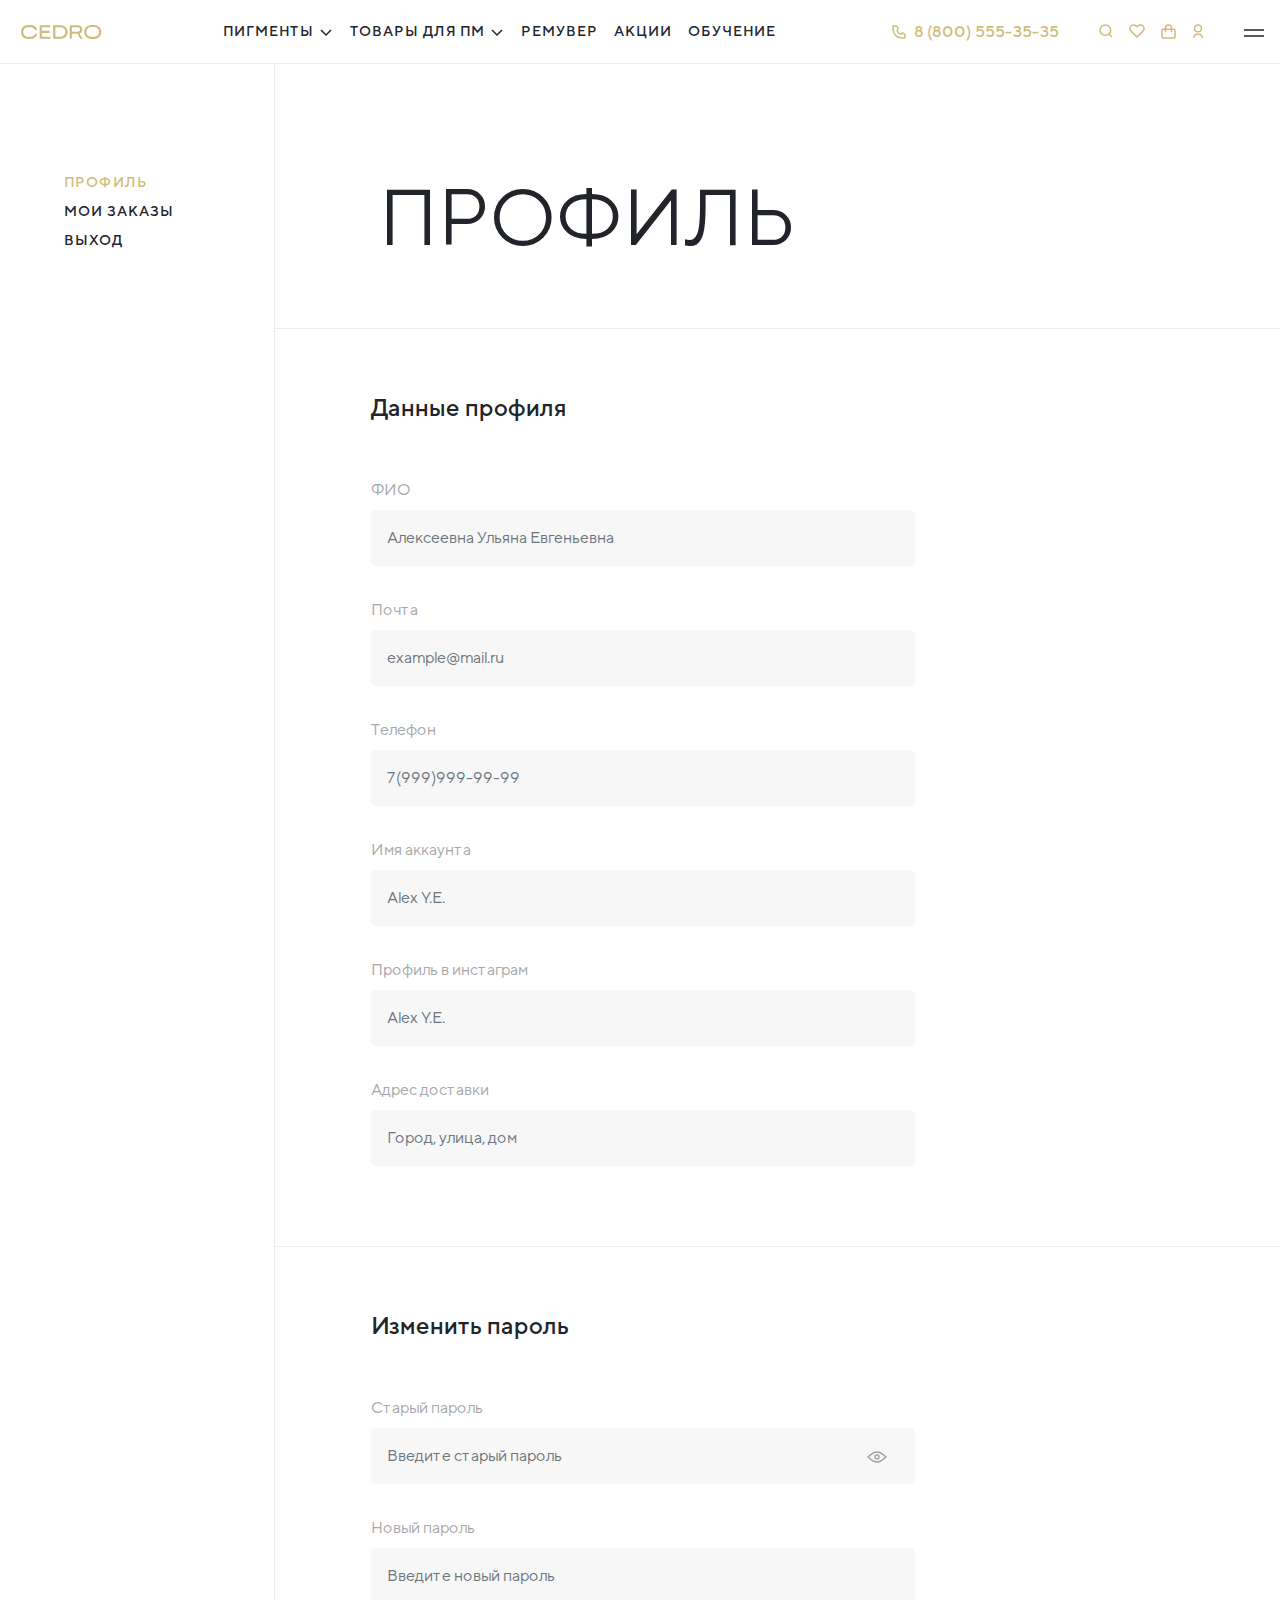
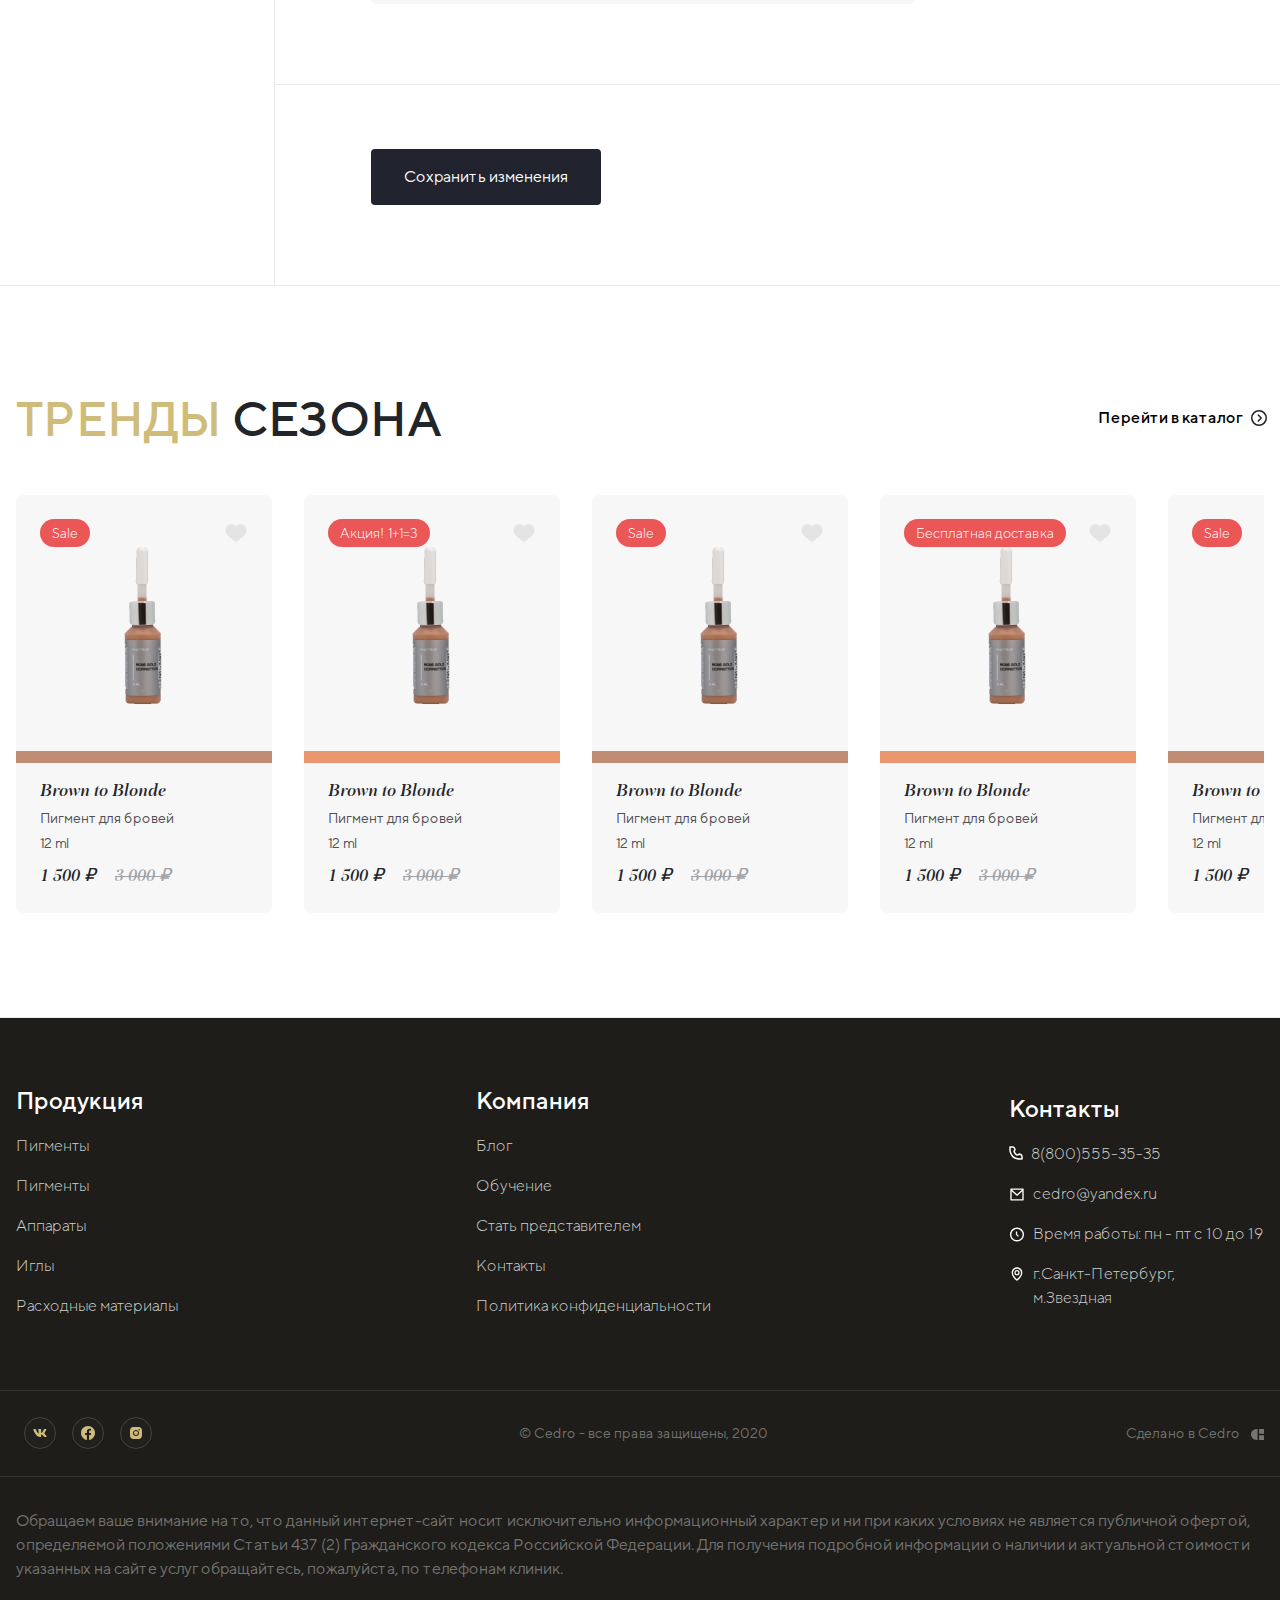
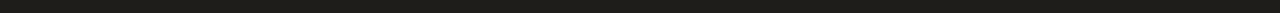
<file: index.html>
<!DOCTYPE html>
<html lang="en">
<head>
	<meta charset="UTF-8">
	<meta name="viewport" content="width=device-width">

	<title>CEDRO - личный кабинет</title>

	<link rel="icon" href="./images/favicon.ico">

	<link href="./fonts/TT-norms/TTNorms.css" rel="stylesheet">
	<link href="./fonts/PF-Regal-Display-Pro/PF-Regal-Display-Pro.css" rel="stylesheet">

	<link href="./asset/lib/OwlCarousel2-2.3.4/dist/assets/owl.carousel.min.css" rel="stylesheet">
	<link href="./asset/lib/OwlCarousel2-2.3.4/dist/assets/owl.theme.default.min.css" rel="stylesheet">

	<link href="./asset/scss/uikit.css" rel="stylesheet">
	<link href="./asset/scss/common.css" rel="stylesheet">
	<link href="./asset/scss/common-resize.css" rel="stylesheet">

	<link href="./asset/lib/bootstrap/css/bootstrap.min.css" rel="stylesheet">
</head>
<body>
<div class="wrapper">
	<div class="header-container">
		<header class="container-xxl">
			<div class="logo">
				<img src="././images/logo.svg" alt="logo">
			</div>
			<nav class="ui-menu">
				<ul class="ui-menu-list">
					<li>
						<a href="javascript:void(0);/#" title="Пигменты">
						<span>
							ПИГМЕНТЫ
						</span>
							<svg width="12" height="8" viewBox="0 0 12 8" fill="none"
							     xmlns="http://www.w3.org/2000/svg">
								<path class="arrow-down" d="M1 1L6 6L11 1" stroke="#21242E" stroke-width="1.5"/>
							</svg>
						</a>
					</li>
					<li>
						<a href="javascript:void(0);/#" title="Товары для ПМ">
						<span>
							ТОВАРЫ ДЛЯ ПМ
						</span>
							<svg width="12" height="8" viewBox="0 0 12 8" fill="none"
							     xmlns="http://www.w3.org/2000/svg">
								<path class="arrow-down" d="M1 1L6 6L11 1" stroke="#21242E" stroke-width="1.5"/>
							</svg>
						</a>
					</li>
					<li>
						<a href="javascript:void(0);/#" title="Ремувер">
						<span>
							РЕМУВЕР
						</span>
						</a>
					</li>
					<li>
						<a href="javascript:void(0);/#" title="Акции">
						<span>
							АКЦИИ
						</span>
						</a>
					</li>
					<li>
						<a href="javascript:void(0);/#" title="Обучение">
						<span>
							ОБУЧЕНИЕ
						</span>
						</a>
					</li>
				</ul>
			</nav>
			<div class="ui-navigation-block">
				<div class="phone">
					<svg width="14" height="14" viewBox="0 0 14 14" fill="none" xmlns="http://www.w3.org/2000/svg">
						<path class="phone" d="M3.66375 1H1.1579C1.1579 1 0.802622 3.74333 1.1579 5.44079C1.59925 7.54946 2.10164
					 8.85162 3.62501 10.375C5.14838 11.8984 6.45053 12.4007 8.55921 12.8421C10.2567 13.1974
					 13 12.8421 13 12.8421V10.3363C13 9.47539 12.4491 8.71111 11.6325 8.43888L10.5094 8.06453C10.2293
					  7.97116 9.9209 8.06903 9.7459 8.30685C9.10435 9.17871 7.82256 9.23788 7.10341 8.42884L5.66526
					   6.81092C5.01395 6.07819 5.05613 4.96226 5.7609 4.28078C5.96331 4.08506 6.03545 3.79056 5.94642
					   3.52344L5.56112 2.36754C5.28889 1.55086 4.52461 1 3.66375 1Z"
						      stroke="#D0BC7A" stroke-width="1.5"/>
					</svg>
					<span>8 (800) 555-35-35</span>
				</div>
				<div class="actions">
					<svg width="14" height="14" viewBox="0 0 14 14" fill="none" xmlns="http://www.w3.org/2000/svg">
						<path class="search" d="M9.88889 9.97618C10.98 9.03449 11.6667 7.666 11.6667 6.14286C11.6667 3.30254 9.27885 1 6.33333
					1C3.38781 1 1 3.30254 1 6.14286C1 8.98318 3.38781 11.2857 6.33333 11.2857C7.6993 11.2857 8.94532 10.7905 9.88889
					 9.97618ZM9.88889 9.97618L13 13"
						      stroke="#D0BC7A" stroke-width="1.5"/>
					</svg>
					<svg width="16" height="15" viewBox="0 0 16 15" fill="none" xmlns="http://www.w3.org/2000/svg">
						<path class="heart" d="M13.9205 2.06089C13.5784 1.72455 13.1722 1.45775 12.7252 1.27572C12.2782 1.09369 11.799 1
					11.3151 1C10.8312 1 10.3521 1.09369 9.90504 1.27572C9.45801 1.45775 9.05185 1.72455 8.70976 2.06089L7.99982
					 2.75857L7.28988 2.06089C6.5989 1.38184 5.66172 1.00035 4.68453 1.00035C3.70733 1.00035 2.77016 1.38184 2.07917
					  2.06089C1.38819 2.73994 1 3.66092 1 4.62124C1 5.58157 1.38819 6.50255 2.07917 7.1816L2.78911 7.87928L7.99982
					   13L13.2105 7.87928L13.9205 7.1816C14.2627 6.84543 14.5342 6.44628 14.7194 6.00697C14.9047 5.56765 15 5.09678
					    15 4.62124C15 4.14571 14.9047 3.67484 14.7194 3.23552C14.5342 2.79621 14.2627 2.39706 13.9205 2.06089V2.06089Z"
						      stroke="#D0BC7A" stroke-width="1.5"/>
					</svg>
					<svg width="15" height="15" viewBox="0 0 15 15" fill="none" xmlns="http://www.w3.org/2000/svg">
						<path class="basket" d="M4.46667 5.33333H2C1.44772 5.33333 1 5.78105 1 6.33333V13C1 13.5523 1.44772 14 2 14H13C13.5523
					 14 14 13.5523 14 13V6.33333C14 5.78105 13.5523 5.33333 13 5.33333H10.5333M4.46667 5.33333V8.36667M4.46667
					  5.33333H10.5333M4.46667 5.33333V4.03333C4.46667 2.35807 5.82474 1 7.5 1V1C9.17526 1 10.5333 2.35807 10.5333
					   4.03333V5.33333M10.5333 8.36667V5.33333" stroke="#D0BC7A" stroke-width="1.5"/>
					</svg>
					<svg width="12" height="14" viewBox="0 0 12 14" fill="none" xmlns="http://www.w3.org/2000/svg">
						<path class="union" fill-rule="evenodd" clip-rule="evenodd"
						      d="M3.25023 4.40069C3.25023 2.92539 4.46955 1.70837 5.99983 1.70837C7.53011 1.70837 8.74943 2.92539 8.74943
					      4.40069C8.74943 5.87599 7.53011 7.093 5.99983 7.093C4.46955 7.093 3.25023 5.87599 3.25023 4.40069ZM5.99983
					      0.208374C3.66456 0.208374 1.75023 2.07371 1.75023 4.40069C1.75023 6.72766 3.66456 8.593 5.99983 8.593C8.3351
					       8.593 10.2494 6.72766 10.2494 4.40069C10.2494 2.07371 8.3351 0.208374 5.99983 0.208374ZM2.375 13.6657C2.375
					        12.1787 3.58039 10.9734 5.06731 10.9734H6.93168C8.4186 10.9734 9.624 12.1787 9.624 13.6657H11.124C11.124
					        11.3503 9.24703 9.47335 6.93168 9.47335H5.06731C2.75196 9.47335 0.875 11.3503 0.875 13.6657H2.375Z"
						      fill="#D0BC7A"/>
					</svg>
				</div>
				<div class="menu-burger" data-bs-toggle="modal" data-bs-target="#burger-menu">
					<svg width="20" height="8" viewBox="0 0 20 8" fill="none" xmlns="http://www.w3.org/2000/svg">
						<path class="menu-burger-desktop" fill-rule="evenodd" clip-rule="evenodd"
						      d="M0 1.75H20V0.25H0V1.75ZM0 7.75H20V6.25H0V7.75Z" fill="#21242E"/>
					</svg>
				</div>
			</div>
		</header>
	</div>
	<main>
		<div class="account-container">
			<div class="account__header">
				<h1>ПРОФИЛЬ</h1>
			</div>
			<form class="needs-validation" novalidate>
				<div class="account__data">
					<h3>Данные профиля</h3>
					<div class="mb-3 form__item">
						<label for="fullName" class="form-label">ФИО</label>
						<input type="text" class="form-control form-control-lg name" id="fullName"
						       placeholder="Алексеевна Ульяна Евгеньевна" required>
						<div class="invalid-feedback">
							Это обязательное поле
						</div>
					</div>
					<div class="mb-3 form__item">
						<label for="exampleInputEmail1" class="form-label">Почта</label>
						<input type="email" class="form-control form-control-lg" id="exampleInputEmail1"
						       placeholder="example@mail.ru"  required>
						<div class="invalid-feedback">
							Это обязательное поле
						</div>
					</div>
					<div class="mb-3 form__item">
						<label for="phone" class="form-label">Телефон</label>
						<input type="number" class="form-control form-control-lg" id="phone"
						       placeholder="7(999)999-99-99" inputmode="numeric" pattern="[0-9]*" required>
						<div class="invalid-feedback">
							Это обязательное поле
						</div>
					</div>
					<div class="mb-3 form__item">
						<label for="accountName" class="form-label">Имя аккаунта</label>
						<input type="text" class="form-control form-control-lg" id="accountName"
						       placeholder="Alex Y.E." required>
						<div class="invalid-feedback">
							Это обязательное поле
						</div>
					</div>
					<div class="mb-3 form__item">
						<label for="instagramAccount" class="form-label">Профиль в инстаграм</label>
						<input type="text" class="form-control form-control-lg" id="instagramAccount"
						       placeholder="Alex Y.E." required>
						<div class="invalid-feedback">
							Это обязательное поле
						</div>
					</div>
					<div class="mb-3 form__item">
						<label for="deliveryAddress" class="form-label">Адрес доставки</label>
						<input type="text" class="form-control form-control-lg" id="deliveryAddress"
						       placeholder="Город, улица, дом" required>
						<div class="invalid-feedback">
							Это обязательное поле
						</div>
					</div>
				</div>
				<div class="ui-account__password">
					<h3>Изменить пароль</h3>
					<div class="mb-3 form__item">
						<label for="oldPassword" class="form-label ">Старый пароль</label>
						<div class="account__old-password">
							<input type="password" class="form-control form-control-lg ui-input-password"
							       id="oldPassword"
							       placeholder="Введите старый пароль" size="544" required>
							<svg class="eye" width="24" height="24" viewBox="0 0 24 24" fill="#f7f7f7"
							     xmlns="http://www.w3.org/2000/svg">
								<path class="eye_item"
								      d="M12 7C15.7855 7 21 12 21 12C21 12 15.7855 17 12 17C8.21453 17 3 12 3 12C3 12 8.21453 7 12 7Z"
								      stroke="#A1A3A7" stroke-width="1.5"/>
								<circle class="eye_item" cx="12" cy="12" r="2" stroke="#A1A3A7"
								        stroke-width="1.5"/>
							</svg>
							<svg class="crossed-out-eye" width="24" height="24" viewBox="0 0 24 24" fill="#f7f7f7"
							     xmlns="http://www.w3.org/2000/svg">
								<path class="crossed-out-eye__item"
								      d="M12 7C15.7855 7 21 12 21 12C21 12 15.7855 17 12 17C8.21453 17 3 12 3 12C3 12 8.21453 7 12 7Z"
								      stroke="#A1A3A7" stroke-width="1.5"/>
								<circle class="crossed-out-eye__item" cx="12" cy="12" r="2" stroke="#A1A3A7"
								        stroke-width="1.5"/>
								<path class="crossed-out-eye__item" d="M5 19L19 5" stroke="#A1A3A7" stroke-width="1.5"
								      stroke-linecap="round" stroke-linejoin="round"/>
							</svg>

							<div class="invalid-feedback">
								Это обязательное поле
							</div>
						</div>
					</div>
					<div class="mb-3 form__item">
						<label for="newPassword" class="form-label">Новый пароль</label>
						<input type="text" class="form-control form-control-lg" id="newPassword"
						       placeholder="Введите новый пароль" required>
						<div class="invalid-feedback">
							Это обязательное поле
						</div>
					</div>
				</div>
				<div class="account__save-changes">
					<button class="ui-button" type="submit">Сохранить изменения</button>
				</div>
			</form>
			<div class="account__navigation">
				<nav class="ui-menu">
					<ul class="ui-menu-list">
						<li>
							<a href="javascript:void(0);/#" title="Профиль">
						<span class="ui-menu-item__profile">
							ПРОФИЛЬ
						</span>
							</a>
						</li>
						<li>
							<a href="javascript:void(0);/#" title="Мои Заказы">
						<span>
							МОИ ЗАКАЗЫ
						</span>
							</a>
						</li>
						<li class="ui-menu-last-child">
							<a href="javascript:void(0);/#" title="Выход">
						<span>
							ВЫХОД
						</span>
							</a>
						</li>
					</ul>
				</nav>
			</div>
		</div>
		<div class="account__slider container-xxl">
			<h2 class="account__slider__header"><span>ТРЕНДЫ</span> СЕЗОНА</h2>
			<button class="account__slider__header__button">
					<span>Перейти в каталог
						<img src="././images/arrow-right.svg" alt="logo">
					</span>
			</button>
			<div class="owl-carousel owl-theme">
				<div>
					<span class="owl-item__sale">Sale</span>
					<svg width="22" height="18" viewBox="0 0 22 18" fill="none" xmlns="http://www.w3.org/2000/svg">
						<path class="owl-item__heart" d="M15.8398 0C14.093 0 12.5616 0.778928 11.4113 2.25262C11.2579 2.44917 11.1212 2.64579
						11 2.83623C10.8788 2.64575 10.7421 2.44917 10.5887 2.25262C9.43837 0.778928 7.90701 0 6.16016
						0C2.8602 0 0.5 2.7631 0.5 6.07868C0.5 9.86988 3.60722 13.4429 10.575 17.664C10.7056 17.7431
						10.8528 17.7827 11 17.7827C11.1472 17.7827 11.2944 17.7431 11.425 17.664C18.3928 13.443 21.5
						9.86992 21.5 6.07872C21.5 2.76486 19.1417 0 15.8398 0Z" fill="#E4E4E4"/>
					</svg>
					<img src="././images/slider-item.png" alt="slider-item">
					<div class="owl-item__text">
						<span class="owl-item__header">Brown to Blonde</span>
						<span class="owl-item__info">Пигмент для бровей</span>
						<span class="owl-item__info">12 ml</span>
						<span class="owl-item__price">1 500 ₽ <span
								class="owl-item__price_2"><s>3 000 ₽</s></span></span>
					</div>
				</div>
				<div>
					<span class="owl-item__stock">Акция! 1+1=3</span>
					<svg width="22" height="18" viewBox="0 0 22 18" fill="none" xmlns="http://www.w3.org/2000/svg">
						<path class="owl-item__heart" d="M15.8398 0C14.093 0 12.5616 0.778928 11.4113 2.25262C11.2579 2.44917 11.1212 2.64579
						11 2.83623C10.8788 2.64575 10.7421 2.44917 10.5887 2.25262C9.43837 0.778928 7.90701 0 6.16016
						0C2.8602 0 0.5 2.7631 0.5 6.07868C0.5 9.86988 3.60722 13.4429 10.575 17.664C10.7056 17.7431
						10.8528 17.7827 11 17.7827C11.1472 17.7827 11.2944 17.7431 11.425 17.664C18.3928 13.443 21.5
						9.86992 21.5 6.07872C21.5 2.76486 19.1417 0 15.8398 0Z" fill="#E4E4E4"/>
					</svg>
					<img src="././images/slider-item.png" alt="slider-item">
					<div class="owl-item__text2">
						<span class="owl-item__header">Brown to Blonde</span>
						<span class="owl-item__info">Пигмент для бровей</span>
						<span class="owl-item__info">12 ml</span>
						<span class="owl-item__price">1 500 ₽ <span
								class="owl-item__price_2"><s>3 000 ₽</s></span></span>
					</div>
				</div>
				<div>
					<span class="owl-item__sale">Sale</span>
					<svg width="22" height="18" viewBox="0 0 22 18" fill="none" xmlns="http://www.w3.org/2000/svg">
						<path class="owl-item__heart" d="M15.8398 0C14.093 0 12.5616 0.778928 11.4113 2.25262C11.2579 2.44917 11.1212 2.64579
						11 2.83623C10.8788 2.64575 10.7421 2.44917 10.5887 2.25262C9.43837 0.778928 7.90701 0 6.16016
						0C2.8602 0 0.5 2.7631 0.5 6.07868C0.5 9.86988 3.60722 13.4429 10.575 17.664C10.7056 17.7431
						10.8528 17.7827 11 17.7827C11.1472 17.7827 11.2944 17.7431 11.425 17.664C18.3928 13.443 21.5
						9.86992 21.5 6.07872C21.5 2.76486 19.1417 0 15.8398 0Z" fill="#E4E4E4"/>
					</svg>
					<img src="././images/slider-item.png" alt="slider-item">
					<div class="owl-item__text">
						<span class="owl-item__header">Brown to Blonde</span>
						<span class="owl-item__info">Пигмент для бровей</span>
						<span class="owl-item__info">12 ml</span>
						<span class="owl-item__price">1 500 ₽ <span
								class="owl-item__price_2"><s>3 000 ₽</s></span></span>
					</div>
				</div>
				<div>
					<span class="owl-item__delivery">Бесплатная доставка</span>
					<svg width="22" height="18" viewBox="0 0 22 18" fill="none" xmlns="http://www.w3.org/2000/svg">
						<path class="owl-item__heart" d="M15.8398 0C14.093 0 12.5616 0.778928 11.4113 2.25262C11.2579 2.44917 11.1212 2.64579
						11 2.83623C10.8788 2.64575 10.7421 2.44917 10.5887 2.25262C9.43837 0.778928 7.90701 0 6.16016
						0C2.8602 0 0.5 2.7631 0.5 6.07868C0.5 9.86988 3.60722 13.4429 10.575 17.664C10.7056 17.7431
						10.8528 17.7827 11 17.7827C11.1472 17.7827 11.2944 17.7431 11.425 17.664C18.3928 13.443 21.5
						9.86992 21.5 6.07872C21.5 2.76486 19.1417 0 15.8398 0Z" fill="#E4E4E4"/>
					</svg>
					<img src="././images/slider-item.png" alt="slider-item">
					<div class="owl-item__text2">
						<span class="owl-item__header">Brown to Blonde</span>
						<span class="owl-item__info">Пигмент для бровей</span>
						<span class="owl-item__info">12 ml</span>
						<span class="owl-item__price">1 500 ₽ <span
								class="owl-item__price_2"><s>3 000 ₽</s></span></span>
					</div>
				</div>
				<div>
					<span class="owl-item__sale">Sale</span>
					<svg width="22" height="18" viewBox="0 0 22 18" fill="none" xmlns="http://www.w3.org/2000/svg">
						<path class="owl-item__heart" d="M15.8398 0C14.093 0 12.5616 0.778928 11.4113 2.25262C11.2579 2.44917 11.1212 2.64579
						11 2.83623C10.8788 2.64575 10.7421 2.44917 10.5887 2.25262C9.43837 0.778928 7.90701 0 6.16016
						0C2.8602 0 0.5 2.7631 0.5 6.07868C0.5 9.86988 3.60722 13.4429 10.575 17.664C10.7056 17.7431
						10.8528 17.7827 11 17.7827C11.1472 17.7827 11.2944 17.7431 11.425 17.664C18.3928 13.443 21.5
						9.86992 21.5 6.07872C21.5 2.76486 19.1417 0 15.8398 0Z" fill="#E4E4E4"/>
					</svg>
					<img src="././images/slider-item.png" alt="slider-item">
					<div class="owl-item__text">
						<span class="owl-item__header">Brown to Blonde</span>
						<span class="owl-item__info">Пигмент для бровей</span>
						<span class="owl-item__info">12 ml</span>
						<span class="owl-item__price">1 500 ₽ <span
								class="owl-item__price_2"><s>3 000 ₽</s></span></span>
					</div>
				</div>
			</div>
		</div>
	</main>
	<footer>
		<div class="footer-navigation">
			<div class="footer-navigation__container container-xxl">
				<div class="footer-navigation__products">
					<div class="footer-navigation__products__header">
						Продукция
					</div>
					<ul>
						<li>
						<span>
							<a href="javascript:void(0);/#" title="Пигменты">
								Пигменты
							</a>
						</span>
						</li>
						<li>
						<span>
							<a href="javascript:void(0);/#" title="Пигменты">
								Пигменты
							</a>
						</span>
						</li>
						<li>
						<span>
							<a href="javascript:void(0);/#" title="Аппараты">
								Аппараты
							</a>
						</span>
						</li>
						<li>
						<span>
							<a href="javascript:void(0);/#" title="Иглы">
								Иглы
							</a>
						</span>
						</li>
						<li>
						<span>
							<a href="javascript:void(0);/#" title="Расходные материалы">
								Расходные материалы
							</a>
						</span>
						</li>
					</ul>
				</div>
				<div class="footer-navigation__company">
					<div class="footer-navigation__company__header">
						Компания
					</div>
					<ul>
						<li>
						<span>
							<a href="javascript:void(0);/#" title="Блог">
								Блог
							</a>
						</span>
						</li>
						<li>
						<span>
							<a href="javascript:void(0);/#" title="Обучение">
								Обучение
							</a>
						</span>
						</li>
						<li>
						<span>
							<a href="javascript:void(0);/#" title="Стать представителем">
								Стать представителем
							</a>
						</span>
						</li>
						<li>
						<span>
							<a href="javascript:void(0);/#" title="Контакты">
								Контакты
							</a>
						</span>
						</li>
						<li>
						<span>
							<a href="javascript:void(0);/#" title="Политика конфиденциальности">
								Политика конфиденциальности
							</a>
						</span>
						</li>
					</ul>
				</div>
				<div class="footer-navigation__contacts">
					<div class="footer-navigation__contacts__header">
						Контакты
					</div>
					<ul>
						<li>
							<a href="javascript:void(0);/#" title="Контакты">
								<svg width="14" height="14" viewBox="0 0 14 14" fill="none"
								     xmlns="http://www.w3.org/2000/svg">
									<path class="phone" d="M3.66375 1H1.1579C1.1579 1 0.802622 3.74333 1.1579 5.44079C1.59925 7.54946 2.10164
									 8.85162 3.62501 10.375C5.14838 11.8984 6.45053 12.4007 8.55921 12.8421C10.2567 13.1974
									  13 12.8421 13 12.8421V10.3363C13 9.47539 12.4491 8.71111 11.6325 8.43888L10.5094 8.06453C10.2293
									   7.97116 9.9209 8.06903 9.7459 8.30685C9.10435 9.17871 7.82256 9.23788 7.10341 8.42884L5.66526
									   6.81092C5.01395 6.07819 5.05613 4.96226 5.7609 4.28078C5.96331 4.08506 6.03545 3.79056 5.94642
									    3.52344L5.56112 2.36754C5.28889 1.55086 4.52461 1 3.66375 1Z"
									      stroke="white" stroke-width="1.5"/>
								</svg>
								<span>8(800)555-35-35</span>
							</a>
						</li>
						<li>
							<a href="javascript:void(0);/#" title="email">
								<svg width="16" height="17" viewBox="0 0 16 17" fill="none"
								     xmlns="http://www.w3.org/2000/svg">
									<path class="email" d="M2.00065 2.5H14.0007C14.1775 2.5 14.347 2.57024 14.4721 2.69526C14.5971 2.82029
									 14.6673 2.98986 14.6673 3.16667V13.8333C14.6673 14.0101 14.5971 14.1797 14.4721
									  14.3047C14.347 14.4298 14.1775 14.5 14.0007 14.5H2.00065C1.82384 14.5 1.65427 14.4298
									   1.52925 14.3047C1.40422 14.1797 1.33398 14.0101 1.33398 13.8333V3.16667C1.33398 2.98986
									    1.40422 2.82029 1.52925 2.69526C1.65427 2.57024 1.82384 2.5 2.00065 2.5ZM13.334
									     5.32533L8.04865 10.0587L2.66732 5.31067V13.1667H13.334V5.32533ZM3.00798 3.83333L8.04132
									      8.27467L13.002 3.83333H3.00798Z" fill="white"/>
								</svg>
								<span>cedro@yandex.ru</span>
							</a>
						</li>
						<li>
							<a href="javascript:void(0);/#" title="Время работы">
								<svg width="16" height="17" viewBox="0 0 16 17" fill="#1e1d1a"
								     xmlns="http://www.w3.org/2000/svg">
									<path class="clock" d="M8 1.5C4.1402 1.5 1 4.6402 1 8.5C1 12.3598 4.1402 15.5 8 15.5C11.8598 15.5 15 12.3598
									15 8.5C15 4.6402 11.8598 1.5 8 1.5ZM8 14.1C4.9123 14.1 2.4 11.5877 2.4 8.5C2.4 5.4123 4.9123
									 2.9 8 2.9C11.0877 2.9 13.6 5.4123 13.6 8.5C13.6 11.5877 11.0877 14.1 8 14.1Z"
									      fill="white"/>
									<path class="clock"
									      d="M8.125 5.375H6.875V8.75875L8.93313 10.8169L9.81687 9.93312L8.125 8.24125V5.375Z"
									      fill="white"/>
								</svg>
								<span>Время работы: пн - пт с 10 до 19</span>
							</a>
						</li>
						<li>
							<a href="javascript:void(0);/#" title="Адрес">
								<svg width="16" height="16" viewBox="0 0 16 16" fill="none"
								     xmlns="http://www.w3.org/2000/svg">
									<path class="location" d="M8.00123 9.33272C9.4719 9.33272 10.6679 8.13672 10.6679 6.66606C10.6679 5.19539
									 9.4719 3.99939 8.00123 3.99939C6.53056 3.99939 5.33456 5.19539 5.33456 6.66606C5.33456
									  8.13672 6.53056 9.33272 8.00123 9.33272ZM8.00123 5.33272C8.73656 5.33272 9.33456 5.93072
									   9.33456 6.66606C9.33456 7.40139 8.73656 7.99939 8.00123 7.99939C7.2659 7.99939 6.6679
									   7.40139 6.6679 6.66606C6.6679 5.93072 7.2659 5.33272 8.00123 5.33272Z"
									      fill="white"/>
									<path class="location" d="M7.61332 14.5427C7.72932 14.6254 7.86465 14.6667 7.99999 14.6667C8.13532 14.6667
									8.27065 14.6254 8.38665 14.5427C8.58932 14.3994 13.3527 10.96 13.3333 6.66671C13.3333 3.72604
									10.9407 1.33337 7.99999 1.33337C5.05932 1.33337 2.66665 3.72604 2.66665 6.66337C2.64732 10.96
									7.41065 14.3994 7.61332 14.5427ZM7.99999 2.66671C10.206 2.66671 12 4.46071 12 6.67004C12.014 9.62871
									 9.07465 12.2854 7.99999 13.1567C6.92599 12.2847 3.98599 9.62737 3.99999 6.66671C3.99999 4.46071
									  5.79399 2.66671 7.99999 2.66671Z" fill="white"/>
								</svg>
								<span>
									г.Санкт-Петербург,<br>
									м.Звездная
								</span>
							</a>
						</li>
					</ul>
				</div>
			</div>
		</div>
		<div class="social-network">
			<div class="social-network__container container-xxl">
				<div class="social-network__items">
					<div class="social-network__item">
						<svg width="14" height="8" viewBox="0 0 14 8" fill="none" xmlns="http://www.w3.org/2000/svg">
							<path class="vk" d="M13.3859 0.570048C13.4793 0.260048 13.3859 0.0327148 12.9446 0.0327148H11.4826C11.1106
							 0.0327148 10.9406 0.229382 10.8473 0.445382C10.8473 0.445382 10.1039 2.25805 9.05059 3.43338C8.71059
							  3.77538 8.55525 3.88338 8.36992 3.88338C8.27725 3.88338 8.14259 3.77538 8.14259 3.46538V0.570048C8.14259
							   0.198048 8.03525 0.0327148 7.72525 0.0327148H5.42792C5.19592 0.0327148 5.05592 0.204715 5.05592
							    0.368715C5.05592 0.720715 5.58259 0.802048 5.63659 1.79405V3.94605C5.63659 4.41738 5.55192 4.50338
							     5.36525 4.50338C4.86992 4.50338 3.66459 2.68405 2.94925 0.601382C2.80992 0.196715 2.66925 0.0333818
							      2.29592 0.0333818H0.834585C0.416585 0.0333818 0.333252 0.230048 0.333252 0.446048C0.333252 0.834048
							       0.828585 2.75405 2.64059 5.29338C3.84859 7.02738 5.54925 7.96738 7.09859 7.96738C8.02725 7.96738
							        8.14192 7.75872 8.14192 7.39872V6.08805C8.14192 5.67072 8.23059 5.58672 8.52459 5.58672C8.74059
							         5.58672 9.11259 5.69605 9.97992 6.53138C10.9706 7.52205 11.1346 7.96672 11.6913 7.96672H13.1526C13.5699
							          7.96672 13.7786 7.75805 13.6586 7.34605C13.5273 6.93605 13.0539 6.33938 12.4259 5.63338C12.0846 5.23072
							           11.5746 4.79738 11.4193 4.58072C11.2026 4.30138 11.2653 4.17805 11.4193 3.93005C11.4193 3.93005 13.2006
							            1.42272 13.3859 0.570048Z" fill="#D0BC7A"/>
						</svg>
					</div>
					<div class="social-network__item">
						<svg width="14" height="14" viewBox="0 0 14 14" fill="none" xmlns="http://www.w3.org/2000/svg">
							<path class="facebook" d="M7 0C3.13421 0 0 3.15314 0 7.04226C0 10.5567 2.55946 13.4697 5.90649
							 14V9.07838H4.12831V7.04226H5.90649V5.49069C5.90649 3.72432 6.9517 2.75028 8.54996
							  2.75028C9.31583 2.75028 10.1181 2.88761 10.1181 2.88761V4.61948H9.23322C8.36514 4.61948
							   8.09351 5.1632 8.09351 5.72029V7.04085H10.0334L9.72327 9.07697H8.09351V13.9986C11.4405
							    13.4711 14 10.5574 14 7.04226C14 3.15314 10.8658 0 7 0Z" fill="#D0BC7A"/>
						</svg>
					</div>
					<div class="social-network__item">
						<svg width="16" height="16" viewBox="0 0 16 16" fill="none" xmlns="http://www.w3.org/2000/svg">
							<path class="instagram" d="M13.9647 5.53664C13.9574 5.03197 13.864 4.5313 13.6854 4.0593C13.3727 3.2533 12.736
							 2.61597 11.93 2.30397C11.464 2.12864 10.9714 2.03464 10.4727 2.02397C9.83138 1.9953 9.62805
							  1.9873 8.00005 1.9873C6.37205 1.9873 6.16338 1.9873 5.52671 2.02397C5.02871 2.03464 4.53605
							   2.12864 4.07005 2.30397C3.26405 2.61597 2.62671 3.2533 2.31471 4.0593C2.13938 4.5253 2.04471
							    5.01797 2.03538 5.51597C2.00671 6.15797 1.99805 6.3613 1.99805 7.9893C1.99805 9.6173 1.99805
							     9.8253 2.03538 10.4626C2.04538 10.9613 2.13938 11.4533 2.31471 11.9206C2.62738 12.726 3.26405
							      13.3633 4.07071 13.6753C4.53471 13.8566 5.02738 13.9593 5.52738 13.9753C6.16938 14.004 6.37271
							       14.0126 8.00071 14.0126C9.62871 14.0126 9.83738 14.0126 10.474 13.9753C10.972 13.9653 11.4647
							        13.8713 11.9314 13.696C12.7374 13.3833 13.374 12.746 13.6867 11.9406C13.862 11.474 13.956 10.982
							         13.966 10.4826C13.9947 9.8413 14.0034 9.63797 14.0034 8.0093C14.002 6.3813 14.002 6.17464 13.9647
							          5.53664ZM7.99605 11.068C6.29338 11.068 4.91405 9.68864 4.91405 7.98597C4.91405 6.2833 6.29338
							           4.90397 7.99605 4.90397C9.69738 4.90397 11.078 6.2833 11.078 7.98597C11.078 9.68864 9.69738 11.068
							            7.99605 11.068ZM11.2007 5.50864C10.8027 5.50864 10.482 5.1873 10.482 4.78997C10.482 4.39264 10.8027
							             4.0713 11.2007 4.0713C11.5974 4.0713 11.9187 4.39264 11.9187 4.78997C11.9187 5.1873 11.5974 5.50864
							              11.2007 5.50864Z" fill="#D0BC7A"/>
							<path class="instagram" d="M7.99602 9.98801C9.10169 9.98801 9.99802 9.09168 9.99802 7.98601C9.99802 6.88033 9.10169 5.98401 7.99602
							 5.98401C6.89034 5.98401 5.99402 6.88033 5.99402 7.98601C5.99402 9.09168 6.89034 9.98801 7.99602 9.98801Z"
							      fill="#D0BC7A"/>
						</svg>
					</div>
				</div>
				<span class="social-network__text">
					<a href="javascript:void(0);/#" title="Cedro">© Cedro - все права защищены, 2020</a>
				</span>
				<span class="social-network__text">
					<a href="javascript:void(0);/#" title="Cedro">
						<span>Сделано в Cedro</span>
						<svg width="13" height="11" viewBox="0 0 13 11" fill="none" xmlns="http://www.w3.org/2000/svg">
                        <g opacity="1"><path class="credo"
                                             d="M5.86248 0H6.44968C6.48556 0 6.51997 0.0133702 6.54535 0.0371692C6.57072 0.0609682
		                        6.58498 0.0932466 6.58498 0.126904V10.8731C6.58498 10.9068 6.57072 10.939 6.54535 10.9628C6.51997
		                         10.9866 6.48556 11 6.44968 11H5.86248C5.09238 11 4.32983 10.8577 3.61838 10.5812C2.90694 10.3047
		                          2.26054 9.89943 1.71612 9.38856C1.17171 8.87769 0.739937 8.27121 0.445479 7.60378C0.15102 6.93635
		                           -0.000354833 6.22105 6.2456e-07 5.49873C6.2456e-07 4.04038 0.617653 2.64175 1.71708 1.61054C2.81651
		                            0.579329 4.30766 0 5.86248 0Z"
                                             fill="#757572"/>
                        <path class="credo" d="M12.862 0.000976562H8.20099C8.12478 0.000976562 8.06299 0.0589297 8.06299 0.130418V4.68627C8.06299
                         4.75776 8.12478 4.81571 8.20099 4.81571H12.862C12.9383 4.81571 13 4.75776 13 4.68627V0.130418C13 0.0589297
                          12.9383 0.000976562 12.862 0.000976562Z"
                              fill="#757572"/>
                        <path class="credo" d="M12.862 6.14453H8.20099C8.12478 6.14453 8.06299 6.20248 8.06299 6.27397V10.8666C8.06299 10.9381 8.12478
                         10.9961 8.20099 10.9961H12.862C12.9383 10.9961 13 10.9381 13 10.8666V6.27397C13 6.20248 12.9383 6.14453 12.862 6.14453Z"
                              fill="#757572"/>
                         </g>
						</svg>
					</a>
				</span>
			</div>
		</div>
		<div class="footer-info">
			<div class="footer-info__container container-xxl">
				<span class="footer-info__text">
					Обращаем ваше внимание на то, что данный интернет-сайт носит исключительно информационный характер
					и ни при каких условиях не является публичной офертой, определяемой положениями Статьи 437 (2) Гражданского кодекса
					Российской Федерации. Для получения подробной информации о наличии и актуальной стоимости указанных
					на сайте услуг обращайтесь, пожалуйста, по телефонам клиник.
				</span>
			</div>
		</div>
	</footer>
	<div class="modal fade" id="burger-menu" tabindex="-1" aria-hidden="true">
		<div class="modal-dialog modal-xl">
			<div class="modal-content">
				<div class="modal-header">
					<img src="././images/logo.svg" alt="logo">
					<button type="button" class="btn-close" data-bs-dismiss="modal" aria-label="Close"></button>
				</div>
				<div class="modal-body">
					<div class="menu-burger-navigation">
						<div class="menu-burger-navigation__container container-xxl">
							<div class="menu-burger__products">
								<div class="menu-burger__products__header">
									Продукция
								</div>
								<ul>
									<li>
										<span>
											<a href="javascript:void(0);/#" title="Пигменты">
												Пигменты
											</a>
										</span>
									</li>
									<li>
										<span>
											<a href="javascript:void(0);/#" title="Пигменты">
												Пигменты
											</a>
										</span>
									</li>
									<li>
										<span>
											<a href="javascript:void(0);/#" title="Аппараты">
												Аппараты
											</a>
										</span>
									</li>
									<li>
										<span>
											<a href="javascript:void(0);/#" title="Иглы">
												Иглы
											</a>
										</span>
									</li>
									<li>
										<span>
											<a href="javascript:void(0);/#" title="Расходные материалы">
												Расходные материалы
											</a>
										</span>
									</li>
								</ul>
							</div>
							<div class="menu-burger__company">
								<div class="menu-burger__company__header">
									Компания
								</div>
								<ul>
									<li>
										<span>
											<a href="javascript:void(0);/#" title="Блог">
												Блог
											</a>
										</span>
									</li>
									<li>
									<span>
											<a href="javascript:void(0);/#" title="Обучение">
												Обучение
											</a>
										</span>
									</li>
									<li>
										<span>
											<a href="javascript:void(0);/#" title="Стать представителем">
												Стать представителем
											</a>
										</span>
									</li>
									<li>
										<span>
											<a href="javascript:void(0);/#" title="Контакты">
												Контакты
											</a>
										</span>
									</li>
									<li>
										<span>
											<a href="javascript:void(0);/#" title="Политика конфиденциальности">
												Политика конфиденциальности
											</a>
										</span>
									</li>
								</ul>
							</div>
							<div class="menu-burger__contacts">
								<div class="menu-burger__contacts__header">
									Контакты
								</div>
								<ul>
									<li>
										<a href="javascript:void(0);/#" title="Телефон">
											<svg width="14" height="14" viewBox="0 0 14 14" fill="none"
											     xmlns="http://www.w3.org/2000/svg">
												<path class="phone" d="M3.66375 1H1.1579C1.1579 1 0.802622 3.74333 1.1579 5.44079C1.59925 7.54946 2.10164
												    8.85162 3.62501 10.375C5.14838 11.8984 6.45053 12.4007 8.55921 12.8421C10.2567 13.1974
									                13 12.8421 13 12.8421V10.3363C13 9.47539 12.4491 8.71111 11.6325 8.43888L10.5094 8.06453C10.2293
									                7.97116 9.9209 8.06903 9.7459 8.30685C9.10435 9.17871 7.82256 9.23788 7.10341 8.42884L5.66526
									                6.81092C5.01395 6.07819 5.05613 4.96226 5.7609 4.28078C5.96331 4.08506 6.03545 3.79056 5.94642
									                3.52344L5.56112 2.36754C5.28889 1.55086 4.52461 1 3.66375 1Z"
												      stroke="white" stroke-width="1.5"/>
											</svg>
											<span>8(800)555-35-35</span>
										</a>
									</li>
									<li>
										<a href="javascript:void(0);/#" title="email">
											<svg width="16" height="17" viewBox="0 0 16 17" fill="none"
											     xmlns="http://www.w3.org/2000/svg">
												<path class="email" d="M2.00065 2.5H14.0007C14.1775 2.5 14.347 2.57024 14.4721 2.69526C14.5971 2.82029
									 14.6673 2.98986 14.6673 3.16667V13.8333C14.6673 14.0101 14.5971 14.1797 14.4721
									  14.3047C14.347 14.4298 14.1775 14.5 14.0007 14.5H2.00065C1.82384 14.5 1.65427 14.4298
									   1.52925 14.3047C1.40422 14.1797 1.33398 14.0101 1.33398 13.8333V3.16667C1.33398 2.98986
									    1.40422 2.82029 1.52925 2.69526C1.65427 2.57024 1.82384 2.5 2.00065 2.5ZM13.334
									     5.32533L8.04865 10.0587L2.66732 5.31067V13.1667H13.334V5.32533ZM3.00798 3.83333L8.04132
									      8.27467L13.002 3.83333H3.00798Z" fill="white"/>
											</svg>
											<span>cedro@yandex.ru</span>
										</a>
									</li>
									<li>
										<a href="javascript:void(0);/#" title="Время работы">
											<svg class="clock" width="16" height="17" viewBox="0 0 16 17" fill="21242e"
											     xmlns="http://www.w3.org/2000/svg">
												<path d="M8 1.5C4.1402 1.5 1 4.6402 1 8.5C1 12.3598 4.1402 15.5 8 15.5C11.8598 15.5 15 12.3598 15 8.5C15 4.6402 11.8598 1.5 8 1.5ZM8 14.1C4.9123 14.1 2.4 11.5877 2.4 8.5C2.4 5.4123 4.9123 2.9 8 2.9C11.0877 2.9 13.6 5.4123 13.6 8.5C13.6 11.5877 11.0877 14.1 8 14.1Z"
												      fill="21242e"/>
												<path d="M8.125 5.375H6.875V8.75875L8.93313 10.8169L9.81687 9.93312L8.125 8.24125V5.375Z"
												      fill="21242e"/>
											</svg>
											<span>Время работы: пн - пт с 10 до 19</span>
										</a>
									</li>
									<li>
										<a href="javascript:void(0);/#" title="Адрес">
											<svg width="16" height="16" viewBox="0 0 16 16" fill="none"
											     xmlns="http://www.w3.org/2000/svg">
												<path class="location" d="M8.00123 9.33272C9.4719 9.33272 10.6679 8.13672 10.6679 6.66606C10.6679 5.19539
									 9.4719 3.99939 8.00123 3.99939C6.53056 3.99939 5.33456 5.19539 5.33456 6.66606C5.33456
									  8.13672 6.53056 9.33272 8.00123 9.33272ZM8.00123 5.33272C8.73656 5.33272 9.33456 5.93072
									   9.33456 6.66606C9.33456 7.40139 8.73656 7.99939 8.00123 7.99939C7.2659 7.99939 6.6679
									   7.40139 6.6679 6.66606C6.6679 5.93072 7.2659 5.33272 8.00123 5.33272Z"
												      fill="white"/>
												<path class="location" d="M7.61332 14.5427C7.72932 14.6254 7.86465 14.6667 7.99999 14.6667C8.13532 14.6667
									8.27065 14.6254 8.38665 14.5427C8.58932 14.3994 13.3527 10.96 13.3333 6.66671C13.3333 3.72604
									10.9407 1.33337 7.99999 1.33337C5.05932 1.33337 2.66665 3.72604 2.66665 6.66337C2.64732 10.96
									7.41065 14.3994 7.61332 14.5427ZM7.99999 2.66671C10.206 2.66671 12 4.46071 12 6.67004C12.014 9.62871
									 9.07465 12.2854 7.99999 13.1567C6.92599 12.2847 3.98599 9.62737 3.99999 6.66671C3.99999 4.46071
									  5.79399 2.66671 7.99999 2.66671Z" fill="white"/>
											</svg>
											<span>
												г.Санкт-Петербург,<br>
												м.Звездная
											</span>
										</a>
									</li>
								</ul>
							</div>
						</div>
					</div>
				</div>
			</div>
		</div>
	</div>
</div>
<script src="./asset/lib/JQuery/jquery-min.js"></script>
<script src="./asset/lib/OwlCarousel2-2.3.4/dist/owl.carousel.min.js"></script>
<script src="./asset/lib/OwlCarousel2-2.3.4/dist/owl.carousel.js"></script>
<script src="./asset/lib/bootstrap/js/bootstrap.min.js"></script>
<script src="./asset/lib/bootstrap/js/bootstrap.bundle.min.js"></script>
<script src="./asset/js/common.js"></script>
</body>
</html>
</file>
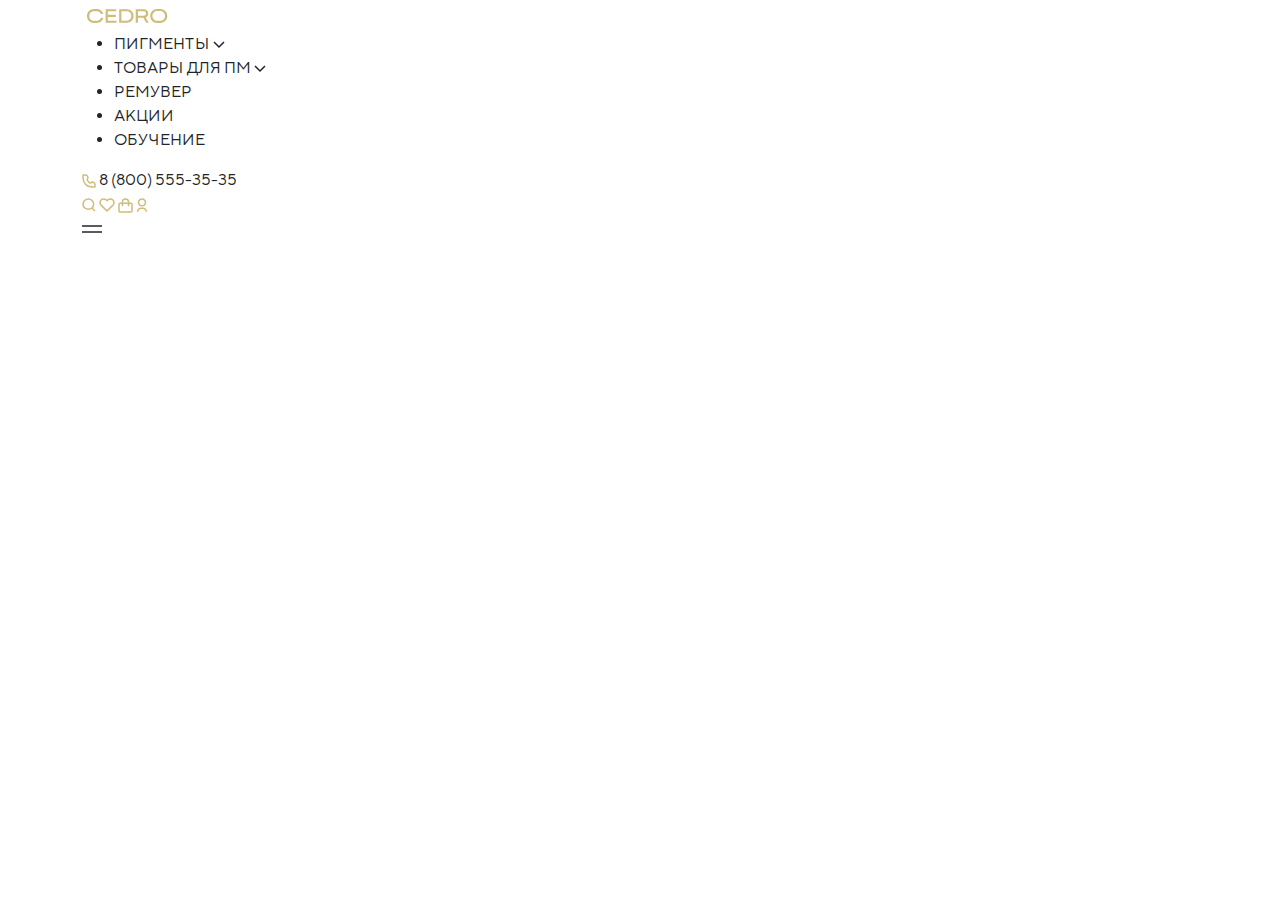
<file: docs/index.html>
<!DOCTYPE html>
<html lang="en">
<head>
	<meta charset="UTF-8">
	<meta name="viewport" content="width=device-width">

	<title>CEDRO - личный кабинет</title>

	<link rel="icon" href="../images/favicon.ico">

	<link href="../fonts/TT-norms/TTNorms.css" rel="stylesheet">

	<link href="../asset/scss/common.css" rel="stylesheet">
	<link href="../asset/scss/uikit.css" rel="stylesheet">
	<link href="../asset/scss/common-resize.css" rel="stylesheet">

	<link href="../asset/lib/bootstrap/css/bootstrap.min.css" rel="stylesheet">
</head>
<body>
<div class="wrapper">
	<header class="container">
		<div class="logo">
			<img src="./../images/logo.svg" alt="logo">
		</div>
		<nav class="menu">
			<ul class="menu-list">
				<li>
					<a>
						<span>
							ПИГМЕНТЫ
						</span>
						<svg width="12" height="8" viewBox="0 0 12 8" fill="none" xmlns="http://www.w3.org/2000/svg">
							<path class="arrow-down" d="M1 1L6 6L11 1" stroke="#21242E" stroke-width="1.5"/>
						</svg>
					</a>
				</li>
				<li>
					<a>
						<span>
							ТОВАРЫ ДЛЯ ПМ
						</span>
						<svg width="12" height="8" viewBox="0 0 12 8" fill="none" xmlns="http://www.w3.org/2000/svg">
							<path class="arrow-down" d="M1 1L6 6L11 1" stroke="#21242E" stroke-width="1.5"/>
						</svg>
					</a>
				</li>
				<li>
					<a>
						<span>
							РЕМУВЕР
						</span>
					</a>
				</li>
				<li>
					<a>
						<span>
							АКЦИИ
						</span>
					</a>
				</li>
				<li>
					<a>
						<span>
							ОБУЧЕНИЕ
						</span>
					</a>
				</li>
			</ul>
		</nav>
		<div class="navigation-block">
			<div class="phone">
				<svg width="14" height="14" viewBox="0 0 14 14" fill="none" xmlns="http://www.w3.org/2000/svg">
					<path class="phone" d="M3.66375 1H1.1579C1.1579 1 0.802622 3.74333 1.1579 5.44079C1.59925 7.54946 2.10164
					 8.85162 3.62501 10.375C5.14838 11.8984 6.45053 12.4007 8.55921 12.8421C10.2567 13.1974
					 13 12.8421 13 12.8421V10.3363C13 9.47539 12.4491 8.71111 11.6325 8.43888L10.5094 8.06453C10.2293
					  7.97116 9.9209 8.06903 9.7459 8.30685C9.10435 9.17871 7.82256 9.23788 7.10341 8.42884L5.66526
					   6.81092C5.01395 6.07819 5.05613 4.96226 5.7609 4.28078C5.96331 4.08506 6.03545 3.79056 5.94642
					   3.52344L5.56112 2.36754C5.28889 1.55086 4.52461 1 3.66375 1Z"
					      stroke="#D0BC7A" stroke-width="1.5"/>
				</svg>
				<span>8 (800) 555-35-35</span>
			</div>
			<div class="actions">
				<svg width="14" height="14" viewBox="0 0 14 14" fill="none" xmlns="http://www.w3.org/2000/svg">
					<path class="search" d="M9.88889 9.97618C10.98 9.03449 11.6667 7.666 11.6667 6.14286C11.6667 3.30254 9.27885 1 6.33333
					1C3.38781 1 1 3.30254 1 6.14286C1 8.98318 3.38781 11.2857 6.33333 11.2857C7.6993 11.2857 8.94532 10.7905 9.88889
					 9.97618ZM9.88889 9.97618L13 13"
					      stroke="#D0BC7A" stroke-width="1.5"/>
				</svg>
				<svg width="16" height="15" viewBox="0 0 16 15" fill="none" xmlns="http://www.w3.org/2000/svg">
					<path class="heart" d="M13.9205 2.06089C13.5784 1.72455 13.1722 1.45775 12.7252 1.27572C12.2782 1.09369 11.799 1
					11.3151 1C10.8312 1 10.3521 1.09369 9.90504 1.27572C9.45801 1.45775 9.05185 1.72455 8.70976 2.06089L7.99982
					 2.75857L7.28988 2.06089C6.5989 1.38184 5.66172 1.00035 4.68453 1.00035C3.70733 1.00035 2.77016 1.38184 2.07917
					  2.06089C1.38819 2.73994 1 3.66092 1 4.62124C1 5.58157 1.38819 6.50255 2.07917 7.1816L2.78911 7.87928L7.99982
					   13L13.2105 7.87928L13.9205 7.1816C14.2627 6.84543 14.5342 6.44628 14.7194 6.00697C14.9047 5.56765 15 5.09678
					    15 4.62124C15 4.14571 14.9047 3.67484 14.7194 3.23552C14.5342 2.79621 14.2627 2.39706 13.9205 2.06089V2.06089Z"
					      stroke="#D0BC7A" stroke-width="1.5"/>
				</svg>
				<svg width="15" height="15" viewBox="0 0 15 15" fill="none" xmlns="http://www.w3.org/2000/svg">
					<path class="basket" d="M4.46667 5.33333H2C1.44772 5.33333 1 5.78105 1 6.33333V13C1 13.5523 1.44772 14 2 14H13C13.5523
					 14 14 13.5523 14 13V6.33333C14 5.78105 13.5523 5.33333 13 5.33333H10.5333M4.46667 5.33333V8.36667M4.46667
					  5.33333H10.5333M4.46667 5.33333V4.03333C4.46667 2.35807 5.82474 1 7.5 1V1C9.17526 1 10.5333 2.35807 10.5333
					   4.03333V5.33333M10.5333 8.36667V5.33333" stroke="#D0BC7A" stroke-width="1.5"/>
				</svg>
				<svg width="12" height="14" viewBox="0 0 12 14" fill="none" xmlns="http://www.w3.org/2000/svg">
					<path class="union" fill-rule="evenodd" clip-rule="evenodd"
					      d="M3.25023 4.40069C3.25023 2.92539 4.46955 1.70837 5.99983 1.70837C7.53011 1.70837 8.74943 2.92539 8.74943
					      4.40069C8.74943 5.87599 7.53011 7.093 5.99983 7.093C4.46955 7.093 3.25023 5.87599 3.25023 4.40069ZM5.99983
					      0.208374C3.66456 0.208374 1.75023 2.07371 1.75023 4.40069C1.75023 6.72766 3.66456 8.593 5.99983 8.593C8.3351
					       8.593 10.2494 6.72766 10.2494 4.40069C10.2494 2.07371 8.3351 0.208374 5.99983 0.208374ZM2.375 13.6657C2.375
					        12.1787 3.58039 10.9734 5.06731 10.9734H6.93168C8.4186 10.9734 9.624 12.1787 9.624 13.6657H11.124C11.124
					        11.3503 9.24703 9.47335 6.93168 9.47335H5.06731C2.75196 9.47335 0.875 11.3503 0.875 13.6657H2.375Z"
					      fill="#D0BC7A"/>
				</svg>
			</div>
			<div class="menu-burger">
				<svg width="20" height="8" viewBox="0 0 20 8" fill="none" xmlns="http://www.w3.org/2000/svg">
					<path class="menu-burger-desktop" fill-rule="evenodd" clip-rule="evenodd" d="M0 1.75H20V0.25H0V1.75ZM0 7.75H20V6.25H0V7.75Z" fill="#21242E"/>
				</svg>
			</div>
		</div>
	</header>
	<main class="container">

	</main>
	<footer>

	</footer>
</div>
<script src="https://cdn.jsdelivr.net/npm/bootstrap@5.1.3/dist/js/bootstrap.bundle.min.js"
        integrity="sha384-ka7Sk0Gln4gmtz2MlQnikT1wXgYsOg+OMhuP+IlRH9sENBO0LRn5q+8nbTov4+1p"
        crossorigin="anonymous"></script>
</body>
</html>
</file>
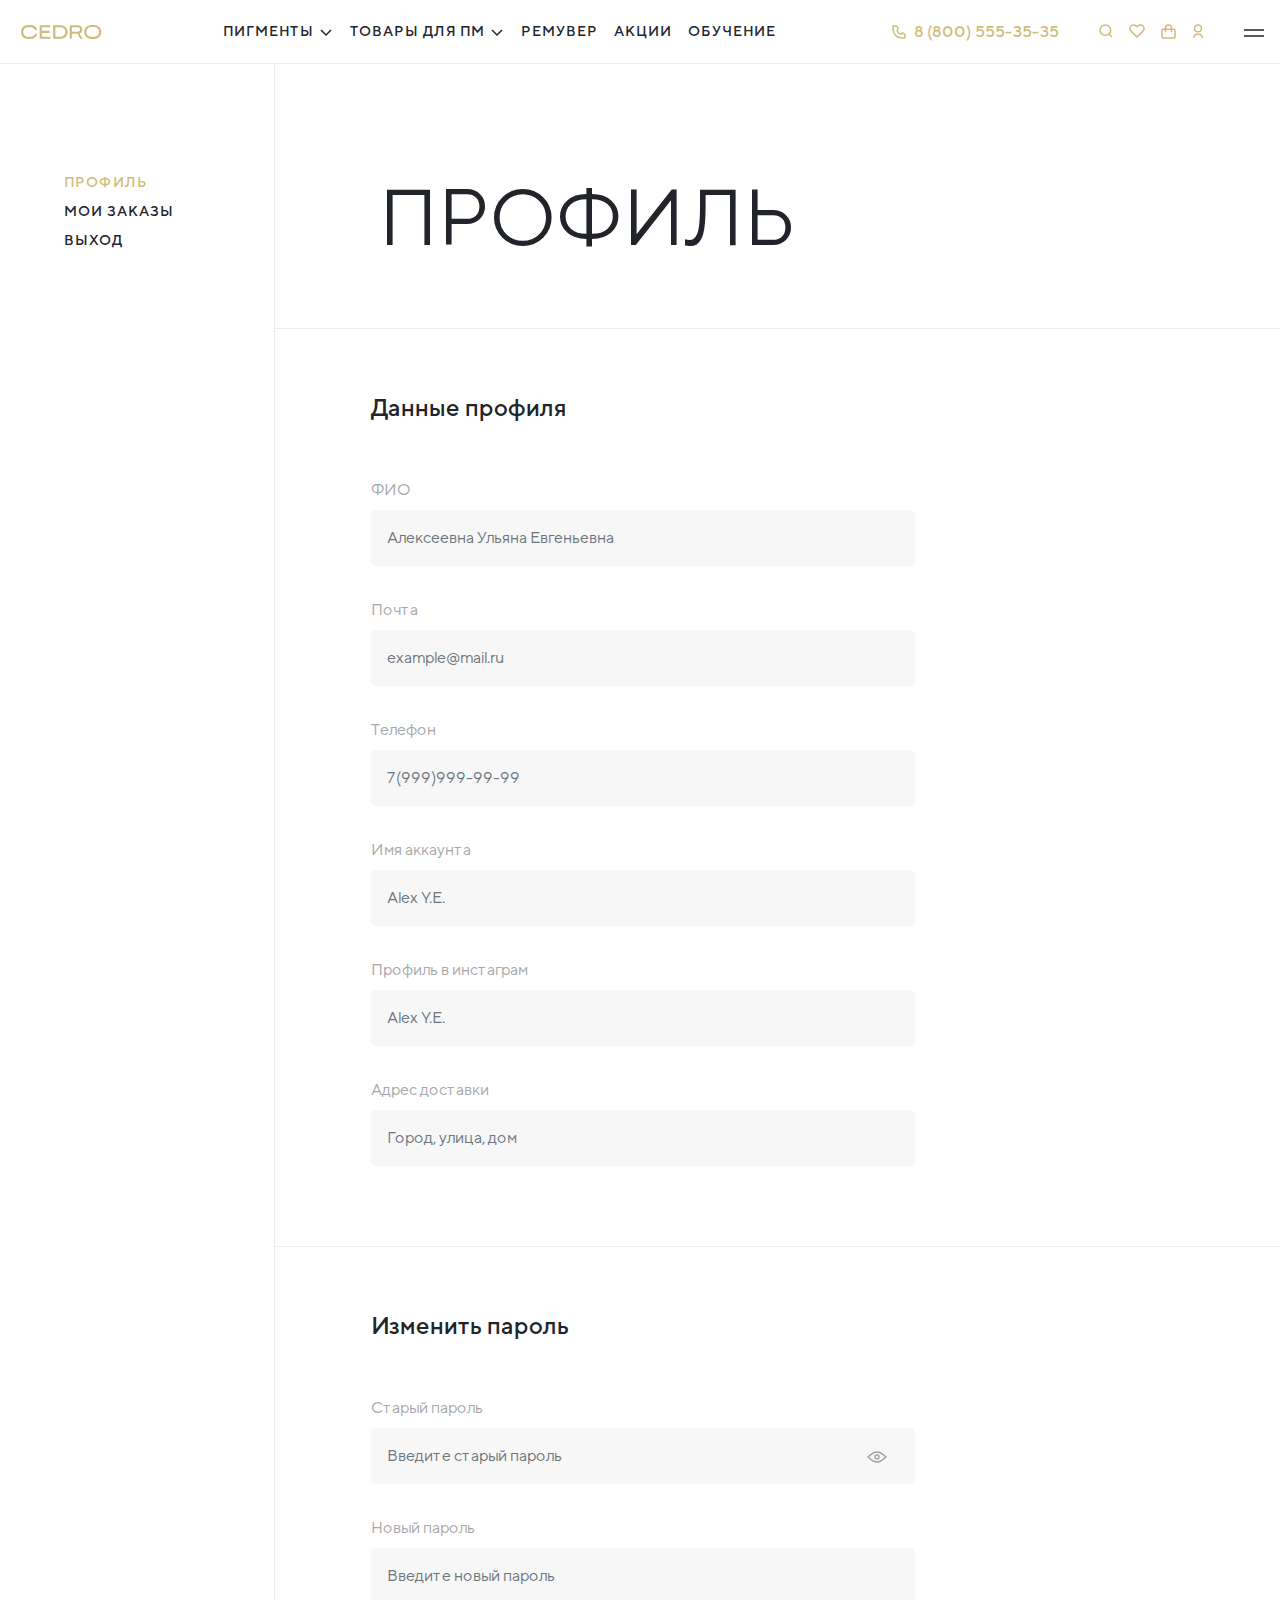
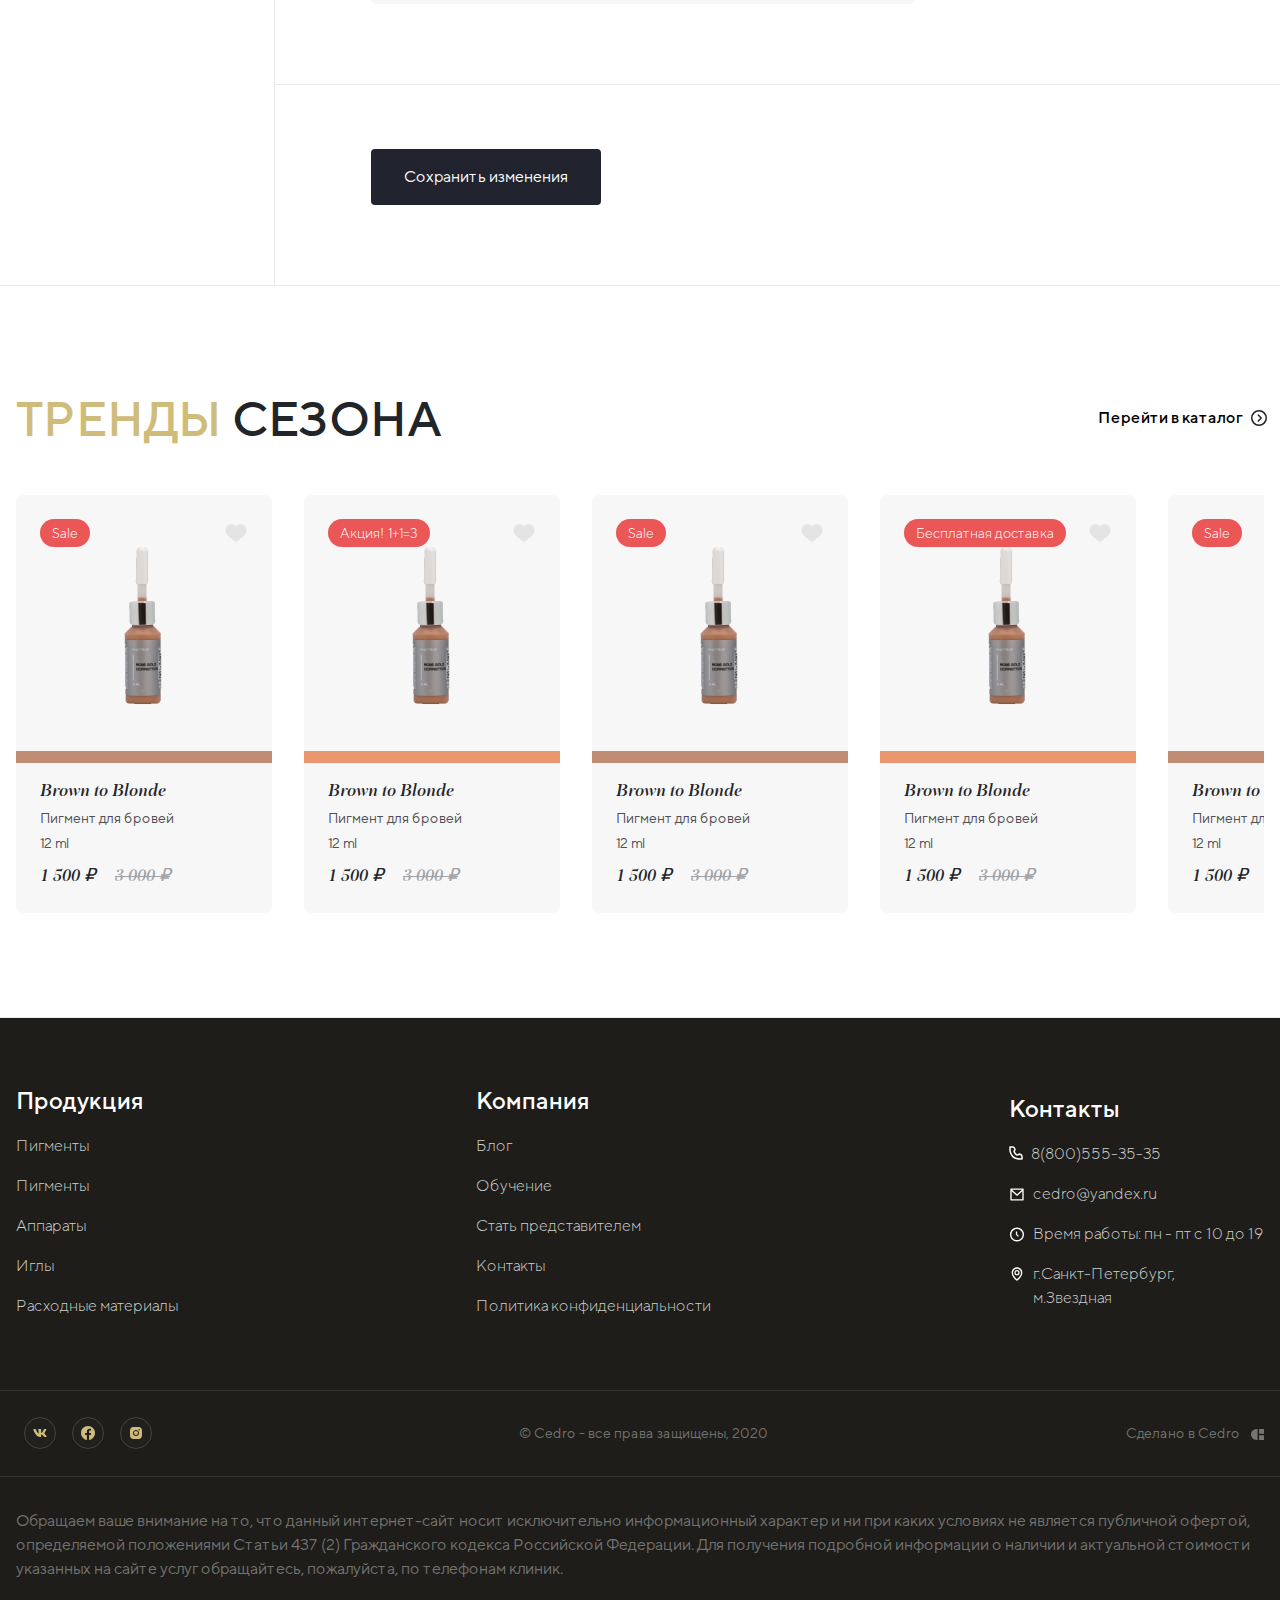
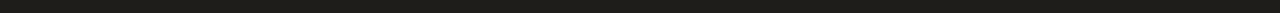
<file: _html/profile.html>
<!DOCTYPE html>
<html lang="en">
<head>
	<meta charset="UTF-8">
	<meta name="viewport" content="width=device-width">

	<title>CEDRO - личный кабинет</title>

	<link rel="icon" href="../images/favicon.ico">

	<link href="../fonts/TT-norms/TTNorms.css" rel="stylesheet">
	<link href="../fonts/PF-Regal-Display-Pro/PF-Regal-Display-Pro.css" rel="stylesheet">

	<link href="../asset/lib/OwlCarousel2-2.3.4/dist/assets/owl.carousel.min.css" rel="stylesheet">
	<link href="../asset/lib/OwlCarousel2-2.3.4/dist/assets/owl.theme.default.min.css" rel="stylesheet">

	<link href="../asset/scss/uikit.css" rel="stylesheet">
	<link href="../asset/scss/common.css" rel="stylesheet">
	<link href="../asset/scss/common-resize.css" rel="stylesheet">

	<link href="../asset/lib/bootstrap/css/bootstrap.min.css" rel="stylesheet">
</head>
<body>
<div class="wrapper">
	<div class="header-container">
		<header class="container-xxl">
			<div class="logo">
				<img src="./../images/logo.svg" alt="logo">
			</div>
			<nav class="ui-menu">
				<ul class="ui-menu-list">
					<li>
						<a href="javascript:void(0);/#" title="Пигменты">
						<span>
							ПИГМЕНТЫ
						</span>
							<svg width="12" height="8" viewBox="0 0 12 8" fill="none"
							     xmlns="http://www.w3.org/2000/svg">
								<path class="arrow-down" d="M1 1L6 6L11 1" stroke="#21242E" stroke-width="1.5"/>
							</svg>
						</a>
					</li>
					<li>
						<a href="javascript:void(0);/#" title="Товары для ПМ">
						<span>
							ТОВАРЫ ДЛЯ ПМ
						</span>
							<svg width="12" height="8" viewBox="0 0 12 8" fill="none"
							     xmlns="http://www.w3.org/2000/svg">
								<path class="arrow-down" d="M1 1L6 6L11 1" stroke="#21242E" stroke-width="1.5"/>
							</svg>
						</a>
					</li>
					<li>
						<a href="javascript:void(0);/#" title="Ремувер">
						<span>
							РЕМУВЕР
						</span>
						</a>
					</li>
					<li>
						<a href="javascript:void(0);/#" title="Акции">
						<span>
							АКЦИИ
						</span>
						</a>
					</li>
					<li>
						<a href="javascript:void(0);/#" title="Обучение">
						<span>
							ОБУЧЕНИЕ
						</span>
						</a>
					</li>
				</ul>
			</nav>
			<div class="ui-navigation-block">
				<div class="phone">
					<svg width="14" height="14" viewBox="0 0 14 14" fill="none" xmlns="http://www.w3.org/2000/svg">
						<path class="phone" d="M3.66375 1H1.1579C1.1579 1 0.802622 3.74333 1.1579 5.44079C1.59925 7.54946 2.10164
					 8.85162 3.62501 10.375C5.14838 11.8984 6.45053 12.4007 8.55921 12.8421C10.2567 13.1974
					 13 12.8421 13 12.8421V10.3363C13 9.47539 12.4491 8.71111 11.6325 8.43888L10.5094 8.06453C10.2293
					  7.97116 9.9209 8.06903 9.7459 8.30685C9.10435 9.17871 7.82256 9.23788 7.10341 8.42884L5.66526
					   6.81092C5.01395 6.07819 5.05613 4.96226 5.7609 4.28078C5.96331 4.08506 6.03545 3.79056 5.94642
					   3.52344L5.56112 2.36754C5.28889 1.55086 4.52461 1 3.66375 1Z"
						      stroke="#D0BC7A" stroke-width="1.5"/>
					</svg>
					<span>8 (800) 555-35-35</span>
				</div>
				<div class="actions">
					<svg width="14" height="14" viewBox="0 0 14 14" fill="none" xmlns="http://www.w3.org/2000/svg">
						<path class="search" d="M9.88889 9.97618C10.98 9.03449 11.6667 7.666 11.6667 6.14286C11.6667 3.30254 9.27885 1 6.33333
					1C3.38781 1 1 3.30254 1 6.14286C1 8.98318 3.38781 11.2857 6.33333 11.2857C7.6993 11.2857 8.94532 10.7905 9.88889
					 9.97618ZM9.88889 9.97618L13 13"
						      stroke="#D0BC7A" stroke-width="1.5"/>
					</svg>
					<svg width="16" height="15" viewBox="0 0 16 15" fill="none" xmlns="http://www.w3.org/2000/svg">
						<path class="heart" d="M13.9205 2.06089C13.5784 1.72455 13.1722 1.45775 12.7252 1.27572C12.2782 1.09369 11.799 1
					11.3151 1C10.8312 1 10.3521 1.09369 9.90504 1.27572C9.45801 1.45775 9.05185 1.72455 8.70976 2.06089L7.99982
					 2.75857L7.28988 2.06089C6.5989 1.38184 5.66172 1.00035 4.68453 1.00035C3.70733 1.00035 2.77016 1.38184 2.07917
					  2.06089C1.38819 2.73994 1 3.66092 1 4.62124C1 5.58157 1.38819 6.50255 2.07917 7.1816L2.78911 7.87928L7.99982
					   13L13.2105 7.87928L13.9205 7.1816C14.2627 6.84543 14.5342 6.44628 14.7194 6.00697C14.9047 5.56765 15 5.09678
					    15 4.62124C15 4.14571 14.9047 3.67484 14.7194 3.23552C14.5342 2.79621 14.2627 2.39706 13.9205 2.06089V2.06089Z"
						      stroke="#D0BC7A" stroke-width="1.5"/>
					</svg>
					<svg width="15" height="15" viewBox="0 0 15 15" fill="none" xmlns="http://www.w3.org/2000/svg">
						<path class="basket" d="M4.46667 5.33333H2C1.44772 5.33333 1 5.78105 1 6.33333V13C1 13.5523 1.44772 14 2 14H13C13.5523
					 14 14 13.5523 14 13V6.33333C14 5.78105 13.5523 5.33333 13 5.33333H10.5333M4.46667 5.33333V8.36667M4.46667
					  5.33333H10.5333M4.46667 5.33333V4.03333C4.46667 2.35807 5.82474 1 7.5 1V1C9.17526 1 10.5333 2.35807 10.5333
					   4.03333V5.33333M10.5333 8.36667V5.33333" stroke="#D0BC7A" stroke-width="1.5"/>
					</svg>
					<svg width="12" height="14" viewBox="0 0 12 14" fill="none" xmlns="http://www.w3.org/2000/svg">
						<path class="union" fill-rule="evenodd" clip-rule="evenodd"
						      d="M3.25023 4.40069C3.25023 2.92539 4.46955 1.70837 5.99983 1.70837C7.53011 1.70837 8.74943 2.92539 8.74943
					      4.40069C8.74943 5.87599 7.53011 7.093 5.99983 7.093C4.46955 7.093 3.25023 5.87599 3.25023 4.40069ZM5.99983
					      0.208374C3.66456 0.208374 1.75023 2.07371 1.75023 4.40069C1.75023 6.72766 3.66456 8.593 5.99983 8.593C8.3351
					       8.593 10.2494 6.72766 10.2494 4.40069C10.2494 2.07371 8.3351 0.208374 5.99983 0.208374ZM2.375 13.6657C2.375
					        12.1787 3.58039 10.9734 5.06731 10.9734H6.93168C8.4186 10.9734 9.624 12.1787 9.624 13.6657H11.124C11.124
					        11.3503 9.24703 9.47335 6.93168 9.47335H5.06731C2.75196 9.47335 0.875 11.3503 0.875 13.6657H2.375Z"
						      fill="#D0BC7A"/>
					</svg>
				</div>
				<div class="menu-burger" data-bs-toggle="modal" data-bs-target="#burger-menu">
					<svg width="20" height="8" viewBox="0 0 20 8" fill="none" xmlns="http://www.w3.org/2000/svg">
						<path class="menu-burger-desktop" fill-rule="evenodd" clip-rule="evenodd"
						      d="M0 1.75H20V0.25H0V1.75ZM0 7.75H20V6.25H0V7.75Z" fill="#21242E"/>
					</svg>
				</div>
			</div>
		</header>
	</div>
	<main>
		<div class="account-container">
			<div class="account__header">
				<h1>ПРОФИЛЬ</h1>
			</div>
			<form class="needs-validation" novalidate>
				<div class="account__data">
					<h3>Данные профиля</h3>
					<div class="mb-3 form__item">
						<label for="fullName" class="form-label">ФИО</label>
						<input type="text" class="form-control form-control-lg name" id="fullName"
						       placeholder="Алексеевна Ульяна Евгеньевна" required>
						<div class="invalid-feedback">
							Это обязательное поле
						</div>
					</div>
					<div class="mb-3 form__item">
						<label for="exampleInputEmail1" class="form-label">Почта</label>
						<input type="email" class="form-control form-control-lg" id="exampleInputEmail1"
						       placeholder="example@mail.ru" required>
						<div class="invalid-feedback">
							Это обязательное поле
						</div>
					</div>
					<div class="mb-3 form__item">
						<label for="phone" class="form-label">Телефон</label>
						<input type="number" class="form-control form-control-lg" id="phone"
						       placeholder="7(999)999-99-99" inputmode="numeric" pattern="[0-9]*" required>
						<div class="invalid-feedback">
							Это обязательное поле
						</div>
					</div>
					<div class="mb-3 form__item">
						<label for="accountName" class="form-label">Имя аккаунта</label>
						<input type="text" class="form-control form-control-lg" id="accountName"
						       placeholder="Alex Y.E." required>
						<div class="invalid-feedback">
							Это обязательное поле
						</div>
					</div>
					<div class="mb-3 form__item">
						<label for="instagramAccount" class="form-label">Профиль в инстаграм</label>
						<input type="text" class="form-control form-control-lg" id="instagramAccount"
						       placeholder="Alex Y.E." required>
						<div class="invalid-feedback">
							Это обязательное поле
						</div>
					</div>
					<div class="mb-3 form__item">
						<label for="deliveryAddress" class="form-label">Адрес доставки</label>
						<input type="text" class="form-control form-control-lg" id="deliveryAddress"
						       placeholder="Город, улица, дом" required>
						<div class="invalid-feedback">
							Это обязательное поле
						</div>
					</div>
				</div>
				<div class="ui-account__password">
					<h3>Изменить пароль</h3>
					<div class="mb-3 form__item">
						<label for="oldPassword" class="form-label ">Старый пароль</label>
						<div class="account__old-password">
							<input type="password" class="form-control form-control-lg ui-input-password"
							       id="oldPassword"
							       placeholder="Введите старый пароль" size="544" required>
							<svg class="eye" width="24" height="24" viewBox="0 0 24 24" fill="#f7f7f7"
							     xmlns="http://www.w3.org/2000/svg">
								<path class="eye_item"
								      d="M12 7C15.7855 7 21 12 21 12C21 12 15.7855 17 12 17C8.21453 17 3 12 3 12C3 12 8.21453 7 12 7Z"
								      stroke="#A1A3A7" stroke-width="1.5"/>
								<circle class="eye_item" cx="12" cy="12" r="2" stroke="#A1A3A7"
								        stroke-width="1.5"/>
							</svg>
							<svg class="crossed-out-eye" width="24" height="24" viewBox="0 0 24 24" fill="#f7f7f7"
							     xmlns="http://www.w3.org/2000/svg">
								<path class="crossed-out-eye__item"
								      d="M12 7C15.7855 7 21 12 21 12C21 12 15.7855 17 12 17C8.21453 17 3 12 3 12C3 12 8.21453 7 12 7Z"
								      stroke="#A1A3A7" stroke-width="1.5"/>
								<circle class="crossed-out-eye__item" cx="12" cy="12" r="2" stroke="#A1A3A7"
								        stroke-width="1.5"/>
								<path class="crossed-out-eye__item" d="M5 19L19 5" stroke="#A1A3A7" stroke-width="1.5"
								      stroke-linecap="round" stroke-linejoin="round"/>
							</svg>

							<div class="invalid-feedback">
								Это обязательное поле
							</div>
						</div>
					</div>
					<div class="mb-3 form__item">
						<label for="newPassword" class="form-label">Новый пароль</label>
						<input type="text" class="form-control form-control-lg" id="newPassword"
						       placeholder="Введите новый пароль" required>
						<div class="invalid-feedback">
							Это обязательное поле
						</div>
					</div>
				</div>
				<div class="account__save-changes">
					<button class="ui-button" type="submit">Сохранить изменения</button>
				</div>
			</form>
			<div class="account__navigation">
				<nav class="ui-menu">
					<ul class="ui-menu-list">
						<li>
							<a href="javascript:void(0);/#" title="Профиль">
						<span class="ui-menu-item__profile">
							ПРОФИЛЬ
						</span>
							</a>
						</li>
						<li>
							<a href="javascript:void(0);/#" title="Мои Заказы">
						<span>
							МОИ ЗАКАЗЫ
						</span>
							</a>
						</li>
						<li class="ui-menu-last-child">
							<a href="javascript:void(0);/#" title="Выход">
						<span>
							ВЫХОД
						</span>
							</a>
						</li>
					</ul>
				</nav>
			</div>
		</div>
		<div class="account__slider container-xxl">
			<h2 class="account__slider__header"><span>ТРЕНДЫ</span> СЕЗОНА</h2>
			<button class="account__slider__header__button">
					<span>Перейти в каталог
						<img src="./../images/arrow-right.svg" alt="logo">
					</span>
			</button>
			<div class="owl-carousel owl-theme">
				<div>
					<span class="owl-item__sale">Sale</span>
					<svg width="22" height="18" viewBox="0 0 22 18" fill="none" xmlns="http://www.w3.org/2000/svg">
						<path class="owl-item__heart" d="M15.8398 0C14.093 0 12.5616 0.778928 11.4113 2.25262C11.2579 2.44917 11.1212 2.64579
						11 2.83623C10.8788 2.64575 10.7421 2.44917 10.5887 2.25262C9.43837 0.778928 7.90701 0 6.16016
						0C2.8602 0 0.5 2.7631 0.5 6.07868C0.5 9.86988 3.60722 13.4429 10.575 17.664C10.7056 17.7431
						10.8528 17.7827 11 17.7827C11.1472 17.7827 11.2944 17.7431 11.425 17.664C18.3928 13.443 21.5
						9.86992 21.5 6.07872C21.5 2.76486 19.1417 0 15.8398 0Z" fill="#E4E4E4"/>
					</svg>
					<img src="./../images/slider-item.png" alt="slider-item">
					<div class="owl-item__text">
						<span class="owl-item__header">Brown to Blonde</span>
						<span class="owl-item__info">Пигмент для бровей</span>
						<span class="owl-item__info">12 ml</span>
						<span class="owl-item__price">1 500 ₽ <span
								class="owl-item__price_2"><s>3 000 ₽</s></span></span>
					</div>
				</div>
				<div>
					<span class="owl-item__stock">Акция! 1+1=3</span>
					<svg width="22" height="18" viewBox="0 0 22 18" fill="none" xmlns="http://www.w3.org/2000/svg">
						<path class="owl-item__heart" d="M15.8398 0C14.093 0 12.5616 0.778928 11.4113 2.25262C11.2579 2.44917 11.1212 2.64579
						11 2.83623C10.8788 2.64575 10.7421 2.44917 10.5887 2.25262C9.43837 0.778928 7.90701 0 6.16016
						0C2.8602 0 0.5 2.7631 0.5 6.07868C0.5 9.86988 3.60722 13.4429 10.575 17.664C10.7056 17.7431
						10.8528 17.7827 11 17.7827C11.1472 17.7827 11.2944 17.7431 11.425 17.664C18.3928 13.443 21.5
						9.86992 21.5 6.07872C21.5 2.76486 19.1417 0 15.8398 0Z" fill="#E4E4E4"/>
					</svg>
					<img src="./../images/slider-item.png" alt="slider-item">
					<div class="owl-item__text2">
						<span class="owl-item__header">Brown to Blonde</span>
						<span class="owl-item__info">Пигмент для бровей</span>
						<span class="owl-item__info">12 ml</span>
						<span class="owl-item__price">1 500 ₽ <span
								class="owl-item__price_2"><s>3 000 ₽</s></span></span>
					</div>
				</div>
				<div>
					<span class="owl-item__sale">Sale</span>
					<svg width="22" height="18" viewBox="0 0 22 18" fill="none" xmlns="http://www.w3.org/2000/svg">
						<path class="owl-item__heart" d="M15.8398 0C14.093 0 12.5616 0.778928 11.4113 2.25262C11.2579 2.44917 11.1212 2.64579
						11 2.83623C10.8788 2.64575 10.7421 2.44917 10.5887 2.25262C9.43837 0.778928 7.90701 0 6.16016
						0C2.8602 0 0.5 2.7631 0.5 6.07868C0.5 9.86988 3.60722 13.4429 10.575 17.664C10.7056 17.7431
						10.8528 17.7827 11 17.7827C11.1472 17.7827 11.2944 17.7431 11.425 17.664C18.3928 13.443 21.5
						9.86992 21.5 6.07872C21.5 2.76486 19.1417 0 15.8398 0Z" fill="#E4E4E4"/>
					</svg>
					<img src="./../images/slider-item.png" alt="slider-item">
					<div class="owl-item__text">
						<span class="owl-item__header">Brown to Blonde</span>
						<span class="owl-item__info">Пигмент для бровей</span>
						<span class="owl-item__info">12 ml</span>
						<span class="owl-item__price">1 500 ₽ <span
								class="owl-item__price_2"><s>3 000 ₽</s></span></span>
					</div>
				</div>
				<div>
					<span class="owl-item__delivery">Бесплатная доставка</span>
					<svg width="22" height="18" viewBox="0 0 22 18" fill="none" xmlns="http://www.w3.org/2000/svg">
						<path class="owl-item__heart" d="M15.8398 0C14.093 0 12.5616 0.778928 11.4113 2.25262C11.2579 2.44917 11.1212 2.64579
						11 2.83623C10.8788 2.64575 10.7421 2.44917 10.5887 2.25262C9.43837 0.778928 7.90701 0 6.16016
						0C2.8602 0 0.5 2.7631 0.5 6.07868C0.5 9.86988 3.60722 13.4429 10.575 17.664C10.7056 17.7431
						10.8528 17.7827 11 17.7827C11.1472 17.7827 11.2944 17.7431 11.425 17.664C18.3928 13.443 21.5
						9.86992 21.5 6.07872C21.5 2.76486 19.1417 0 15.8398 0Z" fill="#E4E4E4"/>
					</svg>
					<img src="./../images/slider-item.png" alt="slider-item">
					<div class="owl-item__text2">
						<span class="owl-item__header">Brown to Blonde</span>
						<span class="owl-item__info">Пигмент для бровей</span>
						<span class="owl-item__info">12 ml</span>
						<span class="owl-item__price">1 500 ₽ <span
								class="owl-item__price_2"><s>3 000 ₽</s></span></span>
					</div>
				</div>
				<div>
					<span class="owl-item__sale">Sale</span>
					<svg width="22" height="18" viewBox="0 0 22 18" fill="none" xmlns="http://www.w3.org/2000/svg">
						<path class="owl-item__heart" d="M15.8398 0C14.093 0 12.5616 0.778928 11.4113 2.25262C11.2579 2.44917 11.1212 2.64579
						11 2.83623C10.8788 2.64575 10.7421 2.44917 10.5887 2.25262C9.43837 0.778928 7.90701 0 6.16016
						0C2.8602 0 0.5 2.7631 0.5 6.07868C0.5 9.86988 3.60722 13.4429 10.575 17.664C10.7056 17.7431
						10.8528 17.7827 11 17.7827C11.1472 17.7827 11.2944 17.7431 11.425 17.664C18.3928 13.443 21.5
						9.86992 21.5 6.07872C21.5 2.76486 19.1417 0 15.8398 0Z" fill="#E4E4E4"/>
					</svg>
					<img src="./../images/slider-item.png" alt="slider-item">
					<div class="owl-item__text">
						<span class="owl-item__header">Brown to Blonde</span>
						<span class="owl-item__info">Пигмент для бровей</span>
						<span class="owl-item__info">12 ml</span>
						<span class="owl-item__price">1 500 ₽ <span
								class="owl-item__price_2"><s>3 000 ₽</s></span></span>
					</div>
				</div>
			</div>
		</div>
	</main>
	<footer>
		<div class="footer-navigation">
			<div class="footer-navigation__container container-xxl">
				<div class="footer-navigation__products">
					<div class="footer-navigation__products__header">
						Продукция
					</div>
					<ul>
						<li>
						<span>
							<a href="javascript:void(0);/#" title="Пигменты">
								Пигменты
							</a>
						</span>
						</li>
						<li>
						<span>
							<a href="javascript:void(0);/#" title="Пигменты">
								Пигменты
							</a>
						</span>
						</li>
						<li>
						<span>
							<a href="javascript:void(0);/#" title="Аппараты">
								Аппараты
							</a>
						</span>
						</li>
						<li>
						<span>
							<a href="javascript:void(0);/#" title="Иглы">
								Иглы
							</a>
						</span>
						</li>
						<li>
						<span>
							<a href="javascript:void(0);/#" title="Расходные материалы">
								Расходные материалы
							</a>
						</span>
						</li>
					</ul>
				</div>
				<div class="footer-navigation__company">
					<div class="footer-navigation__company__header">
						Компания
					</div>
					<ul>
						<li>
						<span>
							<a href="javascript:void(0);/#" title="Блог">
								Блог
							</a>
						</span>
						</li>
						<li>
						<span>
							<a href="javascript:void(0);/#" title="Обучение">
								Обучение
							</a>
						</span>
						</li>
						<li>
						<span>
							<a href="javascript:void(0);/#" title="Стать представителем">
								Стать представителем
							</a>
						</span>
						</li>
						<li>
						<span>
							<a href="javascript:void(0);/#" title="Контакты">
								Контакты
							</a>
						</span>
						</li>
						<li>
						<span>
							<a href="javascript:void(0);/#" title="Политика конфиденциальности">
								Политика конфиденциальности
							</a>
						</span>
						</li>
					</ul>
				</div>
				<div class="footer-navigation__contacts">
					<div class="footer-navigation__contacts__header">
						Контакты
					</div>
					<ul>
						<li>
							<a href="javascript:void(0);/#" title="Контакты">
								<svg width="14" height="14" viewBox="0 0 14 14" fill="none"
								     xmlns="http://www.w3.org/2000/svg">
									<path class="phone" d="M3.66375 1H1.1579C1.1579 1 0.802622 3.74333 1.1579 5.44079C1.59925 7.54946 2.10164
									 8.85162 3.62501 10.375C5.14838 11.8984 6.45053 12.4007 8.55921 12.8421C10.2567 13.1974
									  13 12.8421 13 12.8421V10.3363C13 9.47539 12.4491 8.71111 11.6325 8.43888L10.5094 8.06453C10.2293
									   7.97116 9.9209 8.06903 9.7459 8.30685C9.10435 9.17871 7.82256 9.23788 7.10341 8.42884L5.66526
									   6.81092C5.01395 6.07819 5.05613 4.96226 5.7609 4.28078C5.96331 4.08506 6.03545 3.79056 5.94642
									    3.52344L5.56112 2.36754C5.28889 1.55086 4.52461 1 3.66375 1Z"
									      stroke="white" stroke-width="1.5"/>
								</svg>
								<span>8(800)555-35-35</span>
							</a>
						</li>
						<li>
							<a href="javascript:void(0);/#" title="email">
								<svg width="16" height="17" viewBox="0 0 16 17" fill="none"
								     xmlns="http://www.w3.org/2000/svg">
									<path class="email" d="M2.00065 2.5H14.0007C14.1775 2.5 14.347 2.57024 14.4721 2.69526C14.5971 2.82029
									 14.6673 2.98986 14.6673 3.16667V13.8333C14.6673 14.0101 14.5971 14.1797 14.4721
									  14.3047C14.347 14.4298 14.1775 14.5 14.0007 14.5H2.00065C1.82384 14.5 1.65427 14.4298
									   1.52925 14.3047C1.40422 14.1797 1.33398 14.0101 1.33398 13.8333V3.16667C1.33398 2.98986
									    1.40422 2.82029 1.52925 2.69526C1.65427 2.57024 1.82384 2.5 2.00065 2.5ZM13.334
									     5.32533L8.04865 10.0587L2.66732 5.31067V13.1667H13.334V5.32533ZM3.00798 3.83333L8.04132
									      8.27467L13.002 3.83333H3.00798Z" fill="white"/>
								</svg>
								<span>cedro@yandex.ru</span>
							</a>
						</li>
						<li>
							<a href="javascript:void(0);/#" title="Время работы">
								<svg width="16" height="17" viewBox="0 0 16 17" fill="#1e1d1a"
								     xmlns="http://www.w3.org/2000/svg">
									<path class="clock" d="M8 1.5C4.1402 1.5 1 4.6402 1 8.5C1 12.3598 4.1402 15.5 8 15.5C11.8598 15.5 15 12.3598
									15 8.5C15 4.6402 11.8598 1.5 8 1.5ZM8 14.1C4.9123 14.1 2.4 11.5877 2.4 8.5C2.4 5.4123 4.9123
									 2.9 8 2.9C11.0877 2.9 13.6 5.4123 13.6 8.5C13.6 11.5877 11.0877 14.1 8 14.1Z"
									      fill="white"/>
									<path class="clock"
									      d="M8.125 5.375H6.875V8.75875L8.93313 10.8169L9.81687 9.93312L8.125 8.24125V5.375Z"
									      fill="white"/>
								</svg>
								<span>Время работы: пн - пт с 10 до 19</span>
							</a>
						</li>
						<li>
							<a href="javascript:void(0);/#" title="Адрес">
								<svg width="16" height="16" viewBox="0 0 16 16" fill="none"
								     xmlns="http://www.w3.org/2000/svg">
									<path class="location" d="M8.00123 9.33272C9.4719 9.33272 10.6679 8.13672 10.6679 6.66606C10.6679 5.19539
									 9.4719 3.99939 8.00123 3.99939C6.53056 3.99939 5.33456 5.19539 5.33456 6.66606C5.33456
									  8.13672 6.53056 9.33272 8.00123 9.33272ZM8.00123 5.33272C8.73656 5.33272 9.33456 5.93072
									   9.33456 6.66606C9.33456 7.40139 8.73656 7.99939 8.00123 7.99939C7.2659 7.99939 6.6679
									   7.40139 6.6679 6.66606C6.6679 5.93072 7.2659 5.33272 8.00123 5.33272Z"
									      fill="white"/>
									<path class="location" d="M7.61332 14.5427C7.72932 14.6254 7.86465 14.6667 7.99999 14.6667C8.13532 14.6667
									8.27065 14.6254 8.38665 14.5427C8.58932 14.3994 13.3527 10.96 13.3333 6.66671C13.3333 3.72604
									10.9407 1.33337 7.99999 1.33337C5.05932 1.33337 2.66665 3.72604 2.66665 6.66337C2.64732 10.96
									7.41065 14.3994 7.61332 14.5427ZM7.99999 2.66671C10.206 2.66671 12 4.46071 12 6.67004C12.014 9.62871
									 9.07465 12.2854 7.99999 13.1567C6.92599 12.2847 3.98599 9.62737 3.99999 6.66671C3.99999 4.46071
									  5.79399 2.66671 7.99999 2.66671Z" fill="white"/>
								</svg>
								<span>
									г.Санкт-Петербург,<br>
									м.Звездная
								</span>
							</a>
						</li>
					</ul>
				</div>
			</div>
		</div>
		<div class="social-network">
			<div class="social-network__container container-xxl">
				<div class="social-network__items">
					<div class="social-network__item">
						<svg width="14" height="8" viewBox="0 0 14 8" fill="none" xmlns="http://www.w3.org/2000/svg">
							<path class="vk" d="M13.3859 0.570048C13.4793 0.260048 13.3859 0.0327148 12.9446 0.0327148H11.4826C11.1106
							 0.0327148 10.9406 0.229382 10.8473 0.445382C10.8473 0.445382 10.1039 2.25805 9.05059 3.43338C8.71059
							  3.77538 8.55525 3.88338 8.36992 3.88338C8.27725 3.88338 8.14259 3.77538 8.14259 3.46538V0.570048C8.14259
							   0.198048 8.03525 0.0327148 7.72525 0.0327148H5.42792C5.19592 0.0327148 5.05592 0.204715 5.05592
							    0.368715C5.05592 0.720715 5.58259 0.802048 5.63659 1.79405V3.94605C5.63659 4.41738 5.55192 4.50338
							     5.36525 4.50338C4.86992 4.50338 3.66459 2.68405 2.94925 0.601382C2.80992 0.196715 2.66925 0.0333818
							      2.29592 0.0333818H0.834585C0.416585 0.0333818 0.333252 0.230048 0.333252 0.446048C0.333252 0.834048
							       0.828585 2.75405 2.64059 5.29338C3.84859 7.02738 5.54925 7.96738 7.09859 7.96738C8.02725 7.96738
							        8.14192 7.75872 8.14192 7.39872V6.08805C8.14192 5.67072 8.23059 5.58672 8.52459 5.58672C8.74059
							         5.58672 9.11259 5.69605 9.97992 6.53138C10.9706 7.52205 11.1346 7.96672 11.6913 7.96672H13.1526C13.5699
							          7.96672 13.7786 7.75805 13.6586 7.34605C13.5273 6.93605 13.0539 6.33938 12.4259 5.63338C12.0846 5.23072
							           11.5746 4.79738 11.4193 4.58072C11.2026 4.30138 11.2653 4.17805 11.4193 3.93005C11.4193 3.93005 13.2006
							            1.42272 13.3859 0.570048Z" fill="#D0BC7A"/>
						</svg>
					</div>
					<div class="social-network__item">
						<svg width="14" height="14" viewBox="0 0 14 14" fill="none" xmlns="http://www.w3.org/2000/svg">
							<path class="facebook" d="M7 0C3.13421 0 0 3.15314 0 7.04226C0 10.5567 2.55946 13.4697 5.90649
							 14V9.07838H4.12831V7.04226H5.90649V5.49069C5.90649 3.72432 6.9517 2.75028 8.54996
							  2.75028C9.31583 2.75028 10.1181 2.88761 10.1181 2.88761V4.61948H9.23322C8.36514 4.61948
							   8.09351 5.1632 8.09351 5.72029V7.04085H10.0334L9.72327 9.07697H8.09351V13.9986C11.4405
							    13.4711 14 10.5574 14 7.04226C14 3.15314 10.8658 0 7 0Z" fill="#D0BC7A"/>
						</svg>
					</div>
					<div class="social-network__item">
						<svg width="16" height="16" viewBox="0 0 16 16" fill="none" xmlns="http://www.w3.org/2000/svg">
							<path class="instagram" d="M13.9647 5.53664C13.9574 5.03197 13.864 4.5313 13.6854 4.0593C13.3727 3.2533 12.736
							 2.61597 11.93 2.30397C11.464 2.12864 10.9714 2.03464 10.4727 2.02397C9.83138 1.9953 9.62805
							  1.9873 8.00005 1.9873C6.37205 1.9873 6.16338 1.9873 5.52671 2.02397C5.02871 2.03464 4.53605
							   2.12864 4.07005 2.30397C3.26405 2.61597 2.62671 3.2533 2.31471 4.0593C2.13938 4.5253 2.04471
							    5.01797 2.03538 5.51597C2.00671 6.15797 1.99805 6.3613 1.99805 7.9893C1.99805 9.6173 1.99805
							     9.8253 2.03538 10.4626C2.04538 10.9613 2.13938 11.4533 2.31471 11.9206C2.62738 12.726 3.26405
							      13.3633 4.07071 13.6753C4.53471 13.8566 5.02738 13.9593 5.52738 13.9753C6.16938 14.004 6.37271
							       14.0126 8.00071 14.0126C9.62871 14.0126 9.83738 14.0126 10.474 13.9753C10.972 13.9653 11.4647
							        13.8713 11.9314 13.696C12.7374 13.3833 13.374 12.746 13.6867 11.9406C13.862 11.474 13.956 10.982
							         13.966 10.4826C13.9947 9.8413 14.0034 9.63797 14.0034 8.0093C14.002 6.3813 14.002 6.17464 13.9647
							          5.53664ZM7.99605 11.068C6.29338 11.068 4.91405 9.68864 4.91405 7.98597C4.91405 6.2833 6.29338
							           4.90397 7.99605 4.90397C9.69738 4.90397 11.078 6.2833 11.078 7.98597C11.078 9.68864 9.69738 11.068
							            7.99605 11.068ZM11.2007 5.50864C10.8027 5.50864 10.482 5.1873 10.482 4.78997C10.482 4.39264 10.8027
							             4.0713 11.2007 4.0713C11.5974 4.0713 11.9187 4.39264 11.9187 4.78997C11.9187 5.1873 11.5974 5.50864
							              11.2007 5.50864Z" fill="#D0BC7A"/>
							<path class="instagram" d="M7.99602 9.98801C9.10169 9.98801 9.99802 9.09168 9.99802 7.98601C9.99802 6.88033 9.10169 5.98401 7.99602
							 5.98401C6.89034 5.98401 5.99402 6.88033 5.99402 7.98601C5.99402 9.09168 6.89034 9.98801 7.99602 9.98801Z"
							      fill="#D0BC7A"/>
						</svg>
					</div>
				</div>
				<span class="social-network__text">
					<a href="javascript:void(0);/#" title="Cedro">© Cedro - все права защищены, 2020</a>
				</span>
				<span class="social-network__text">
					<a href="javascript:void(0);/#" title="Cedro">
						<span>Сделано в Cedro</span>
						<svg width="13" height="11" viewBox="0 0 13 11" fill="none" xmlns="http://www.w3.org/2000/svg">
                        <g opacity="1"><path class="credo"
                                             d="M5.86248 0H6.44968C6.48556 0 6.51997 0.0133702 6.54535 0.0371692C6.57072 0.0609682
		                        6.58498 0.0932466 6.58498 0.126904V10.8731C6.58498 10.9068 6.57072 10.939 6.54535 10.9628C6.51997
		                         10.9866 6.48556 11 6.44968 11H5.86248C5.09238 11 4.32983 10.8577 3.61838 10.5812C2.90694 10.3047
		                          2.26054 9.89943 1.71612 9.38856C1.17171 8.87769 0.739937 8.27121 0.445479 7.60378C0.15102 6.93635
		                           -0.000354833 6.22105 6.2456e-07 5.49873C6.2456e-07 4.04038 0.617653 2.64175 1.71708 1.61054C2.81651
		                            0.579329 4.30766 0 5.86248 0Z"
                                             fill="#757572"/>
                        <path class="credo" d="M12.862 0.000976562H8.20099C8.12478 0.000976562 8.06299 0.0589297 8.06299 0.130418V4.68627C8.06299
                         4.75776 8.12478 4.81571 8.20099 4.81571H12.862C12.9383 4.81571 13 4.75776 13 4.68627V0.130418C13 0.0589297
                          12.9383 0.000976562 12.862 0.000976562Z"
                              fill="#757572"/>
                        <path class="credo" d="M12.862 6.14453H8.20099C8.12478 6.14453 8.06299 6.20248 8.06299 6.27397V10.8666C8.06299 10.9381 8.12478
                         10.9961 8.20099 10.9961H12.862C12.9383 10.9961 13 10.9381 13 10.8666V6.27397C13 6.20248 12.9383 6.14453 12.862 6.14453Z"
                              fill="#757572"/>
                         </g>
						</svg>
					</a>
				</span>
			</div>
		</div>
		<div class="footer-info">
			<div class="footer-info__container container-xxl">
				<span class="footer-info__text">
					Обращаем ваше внимание на то, что данный интернет-сайт носит исключительно информационный характер
					и ни при каких условиях не является публичной офертой, определяемой положениями Статьи 437 (2) Гражданского кодекса
					Российской Федерации. Для получения подробной информации о наличии и актуальной стоимости указанных
					на сайте услуг обращайтесь, пожалуйста, по телефонам клиник.
				</span>
			</div>
		</div>
	</footer>
	<div class="modal fade" id="burger-menu" tabindex="-1" aria-hidden="true">
		<div class="modal-dialog modal-xl">
			<div class="modal-content">
				<div class="modal-header">
					<img src="./../images/logo.svg" alt="logo">
					<button type="button" class="btn-close" data-bs-dismiss="modal" aria-label="Close"></button>
				</div>
				<div class="modal-body">
					<div class="menu-burger-navigation">
						<div class="menu-burger-navigation__container container-xxl">
							<div class="menu-burger__products">
								<div class="menu-burger__products__header">
									Продукция
								</div>
								<ul>
									<li>
										<span>
											<a href="javascript:void(0);/#" title="Пигменты">
												Пигменты
											</a>
										</span>
									</li>
									<li>
										<span>
											<a href="javascript:void(0);/#" title="Пигменты">
												Пигменты
											</a>
										</span>
									</li>
									<li>
										<span>
											<a href="javascript:void(0);/#" title="Аппараты">
												Аппараты
											</a>
										</span>
									</li>
									<li>
										<span>
											<a href="javascript:void(0);/#" title="Иглы">
												Иглы
											</a>
										</span>
									</li>
									<li>
										<span>
											<a href="javascript:void(0);/#" title="Расходные материалы">
												Расходные материалы
											</a>
										</span>
									</li>
								</ul>
							</div>
							<div class="menu-burger__company">
								<div class="menu-burger__company__header">
									Компания
								</div>
								<ul>
									<li>
										<span>
											<a href="javascript:void(0);/#" title="Блог">
												Блог
											</a>
										</span>
									</li>
									<li>
									<span>
											<a href="javascript:void(0);/#" title="Обучение">
												Обучение
											</a>
										</span>
									</li>
									<li>
										<span>
											<a href="javascript:void(0);/#" title="Стать представителем">
												Стать представителем
											</a>
										</span>
									</li>
									<li>
										<span>
											<a href="javascript:void(0);/#" title="Контакты">
												Контакты
											</a>
										</span>
									</li>
									<li>
										<span>
											<a href="javascript:void(0);/#" title="Политика конфиденциальности">
												Политика конфиденциальности
											</a>
										</span>
									</li>
								</ul>
							</div>
							<div class="menu-burger__contacts">
								<div class="menu-burger__contacts__header">
									Контакты
								</div>
								<ul>
									<li>
										<a href="javascript:void(0);/#" title="Телефон">
											<svg width="14" height="14" viewBox="0 0 14 14" fill="none"
											     xmlns="http://www.w3.org/2000/svg">
												<path class="phone" d="M3.66375 1H1.1579C1.1579 1 0.802622 3.74333 1.1579 5.44079C1.59925 7.54946 2.10164
												    8.85162 3.62501 10.375C5.14838 11.8984 6.45053 12.4007 8.55921 12.8421C10.2567 13.1974
									                13 12.8421 13 12.8421V10.3363C13 9.47539 12.4491 8.71111 11.6325 8.43888L10.5094 8.06453C10.2293
									                7.97116 9.9209 8.06903 9.7459 8.30685C9.10435 9.17871 7.82256 9.23788 7.10341 8.42884L5.66526
									                6.81092C5.01395 6.07819 5.05613 4.96226 5.7609 4.28078C5.96331 4.08506 6.03545 3.79056 5.94642
									                3.52344L5.56112 2.36754C5.28889 1.55086 4.52461 1 3.66375 1Z"
												      stroke="white" stroke-width="1.5"/>
											</svg>
											<span>8(800)555-35-35</span>
										</a>
									</li>
									<li>
										<a href="javascript:void(0);/#" title="email">
											<svg width="16" height="17" viewBox="0 0 16 17" fill="none"
											     xmlns="http://www.w3.org/2000/svg">
												<path class="email" d="M2.00065 2.5H14.0007C14.1775 2.5 14.347 2.57024 14.4721 2.69526C14.5971 2.82029
									 14.6673 2.98986 14.6673 3.16667V13.8333C14.6673 14.0101 14.5971 14.1797 14.4721
									  14.3047C14.347 14.4298 14.1775 14.5 14.0007 14.5H2.00065C1.82384 14.5 1.65427 14.4298
									   1.52925 14.3047C1.40422 14.1797 1.33398 14.0101 1.33398 13.8333V3.16667C1.33398 2.98986
									    1.40422 2.82029 1.52925 2.69526C1.65427 2.57024 1.82384 2.5 2.00065 2.5ZM13.334
									     5.32533L8.04865 10.0587L2.66732 5.31067V13.1667H13.334V5.32533ZM3.00798 3.83333L8.04132
									      8.27467L13.002 3.83333H3.00798Z" fill="white"/>
											</svg>
											<span>cedro@yandex.ru</span>
										</a>
									</li>
									<li>
										<a href="javascript:void(0);/#" title="Время работы">
											<svg class="clock" width="16" height="17" viewBox="0 0 16 17" fill="21242e"
											     xmlns="http://www.w3.org/2000/svg">
												<path d="M8 1.5C4.1402 1.5 1 4.6402 1 8.5C1 12.3598 4.1402 15.5 8 15.5C11.8598 15.5 15 12.3598 15 8.5C15 4.6402 11.8598 1.5 8 1.5ZM8 14.1C4.9123 14.1 2.4 11.5877 2.4 8.5C2.4 5.4123 4.9123 2.9 8 2.9C11.0877 2.9 13.6 5.4123 13.6 8.5C13.6 11.5877 11.0877 14.1 8 14.1Z"
												      fill="21242e"/>
												<path d="M8.125 5.375H6.875V8.75875L8.93313 10.8169L9.81687 9.93312L8.125 8.24125V5.375Z"
												      fill="21242e"/>
											</svg>
											<span>Время работы: пн - пт с 10 до 19</span>
										</a>
									</li>
									<li>
										<a href="javascript:void(0);/#" title="Адрес">
											<svg width="16" height="16" viewBox="0 0 16 16" fill="none"
											     xmlns="http://www.w3.org/2000/svg">
												<path class="location" d="M8.00123 9.33272C9.4719 9.33272 10.6679 8.13672 10.6679 6.66606C10.6679 5.19539
									 9.4719 3.99939 8.00123 3.99939C6.53056 3.99939 5.33456 5.19539 5.33456 6.66606C5.33456
									  8.13672 6.53056 9.33272 8.00123 9.33272ZM8.00123 5.33272C8.73656 5.33272 9.33456 5.93072
									   9.33456 6.66606C9.33456 7.40139 8.73656 7.99939 8.00123 7.99939C7.2659 7.99939 6.6679
									   7.40139 6.6679 6.66606C6.6679 5.93072 7.2659 5.33272 8.00123 5.33272Z"
												      fill="white"/>
												<path class="location" d="M7.61332 14.5427C7.72932 14.6254 7.86465 14.6667 7.99999 14.6667C8.13532 14.6667
									8.27065 14.6254 8.38665 14.5427C8.58932 14.3994 13.3527 10.96 13.3333 6.66671C13.3333 3.72604
									10.9407 1.33337 7.99999 1.33337C5.05932 1.33337 2.66665 3.72604 2.66665 6.66337C2.64732 10.96
									7.41065 14.3994 7.61332 14.5427ZM7.99999 2.66671C10.206 2.66671 12 4.46071 12 6.67004C12.014 9.62871
									 9.07465 12.2854 7.99999 13.1567C6.92599 12.2847 3.98599 9.62737 3.99999 6.66671C3.99999 4.46071
									  5.79399 2.66671 7.99999 2.66671Z" fill="white"/>
											</svg>
											<span>
												г.Санкт-Петербург,<br>
												м.Звездная
											</span>
										</a>
									</li>
								</ul>
							</div>
						</div>
					</div>
				</div>
			</div>
		</div>
	</div>
</div>
<script src="../asset/lib/JQuery/jquery-min.js"></script>
<script src="../asset/lib/OwlCarousel2-2.3.4/dist/owl.carousel.min.js"></script>
<script src="../asset/lib/OwlCarousel2-2.3.4/dist/owl.carousel.js"></script>
<script src="../asset/lib/bootstrap/js/bootstrap.min.js"></script>
<script src="../asset/lib/bootstrap/js/bootstrap.bundle.min.js"></script>
<script src="../asset/js/common.js"></script>
</body>
</html>
</file>
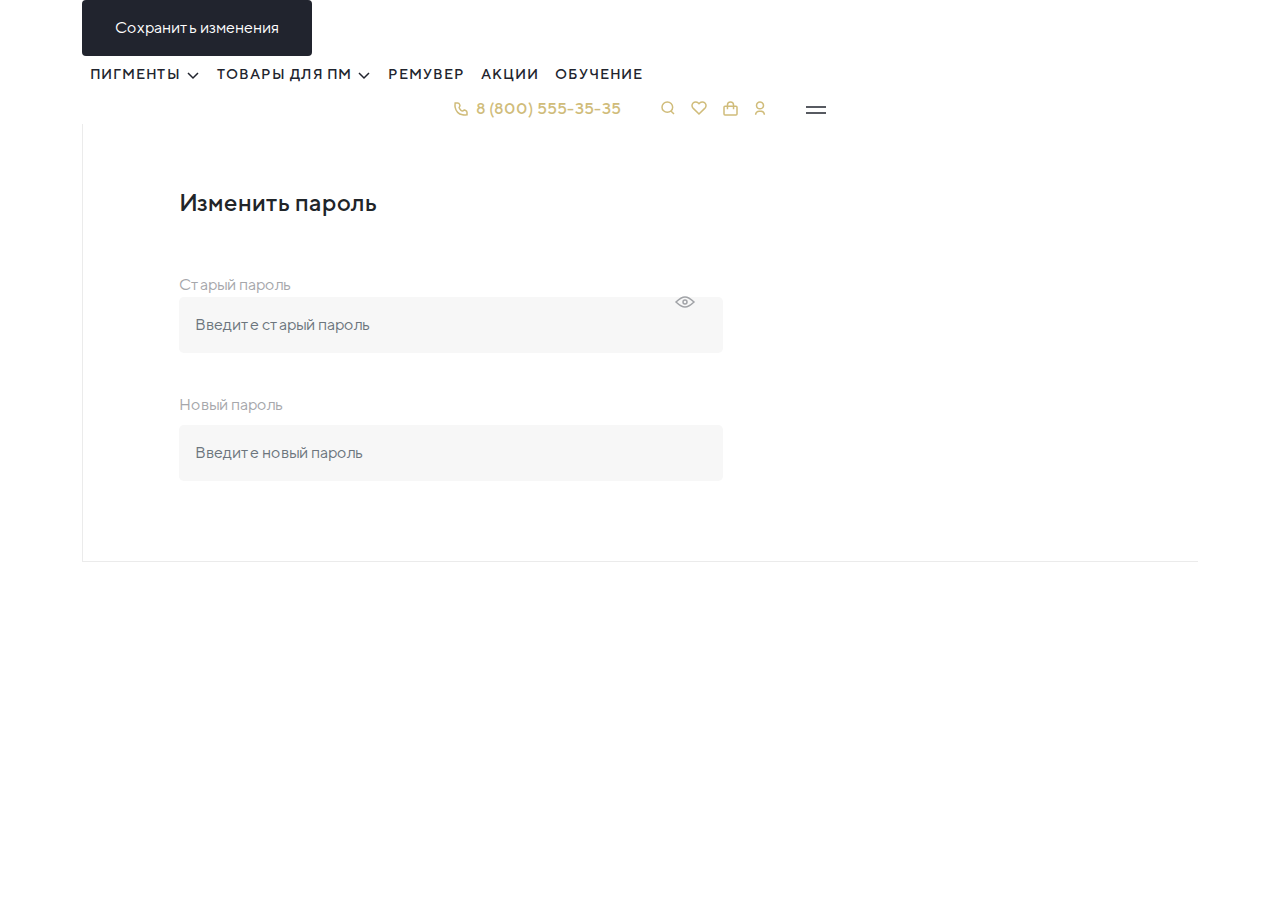
<file: _html/ui-kit.html>
<!DOCTYPE html>
<html lang="en">
<head>
	<meta charset="UTF-8">
	<meta name="viewport" content="width=device-width">

	<title>CEDRO - личный кабинет</title>

	<link rel="icon" href="../images/favicon.ico">

	<link href="../fonts/TT-norms/TTNorms.css" rel="stylesheet">
	<link href="../fonts/PF-Regal-Display-Pro/PF-Regal-Display-Pro.css" rel="stylesheet">

	<link href="../asset/lib/OwlCarousel2-2.3.4/dist/assets/owl.carousel.min.css" rel="stylesheet">
	<link href="../asset/lib/OwlCarousel2-2.3.4/dist/assets/owl.theme.default.min.css" rel="stylesheet">

	<link href="../asset/scss/common.css" rel="stylesheet">
	<link href="../asset/scss/uikit.css" rel="stylesheet">
	<link href="../asset/scss/common-resize.css" rel="stylesheet">

	<link href="../asset/lib/bootstrap/css/bootstrap.min.css" rel="stylesheet">
</head>
<body>
<main class="container-xl">
	<button class="ui-button" type="submit">Сохранить изменения</button>
	<nav class="ui-menu">
		<ul class="ui-menu-list">
			<li>
				<a href="javascript:void(0);/#" title="Пигменты">
						<span>
							ПИГМЕНТЫ
						</span>
					<svg width="12" height="8" viewBox="0 0 12 8" fill="none"
					     xmlns="http://www.w3.org/2000/svg">
						<path class="arrow-down" d="M1 1L6 6L11 1" stroke="#21242E" stroke-width="1.5"/>
					</svg>
				</a>
			</li>
			<li>
				<a href="javascript:void(0);/#" title="Товары для ПМ">
						<span>
							ТОВАРЫ ДЛЯ ПМ
						</span>
					<svg width="12" height="8" viewBox="0 0 12 8" fill="none"
					     xmlns="http://www.w3.org/2000/svg">
						<path class="arrow-down" d="M1 1L6 6L11 1" stroke="#21242E" stroke-width="1.5"/>
					</svg>
				</a>
			</li>
			<li>
				<a href="javascript:void(0);/#" title="Ремувер">
						<span>
							РЕМУВЕР
						</span>
				</a>
			</li>
			<li>
				<a href="javascript:void(0);/#" title="Акции">
						<span>
							АКЦИИ
						</span>
				</a>
			</li>
			<li>
				<a href="javascript:void(0);/#" title="Обучение">
						<span>
							ОБУЧЕНИЕ
						</span>
				</a>
			</li>
		</ul>
	</nav>
	<div class="ui-navigation-block">
		<div class="phone">
			<svg width="14" height="14" viewBox="0 0 14 14" fill="none" xmlns="http://www.w3.org/2000/svg">
				<path class="phone" d="M3.66375 1H1.1579C1.1579 1 0.802622 3.74333 1.1579 5.44079C1.59925 7.54946 2.10164
					 8.85162 3.62501 10.375C5.14838 11.8984 6.45053 12.4007 8.55921 12.8421C10.2567 13.1974
					 13 12.8421 13 12.8421V10.3363C13 9.47539 12.4491 8.71111 11.6325 8.43888L10.5094 8.06453C10.2293
					  7.97116 9.9209 8.06903 9.7459 8.30685C9.10435 9.17871 7.82256 9.23788 7.10341 8.42884L5.66526
					   6.81092C5.01395 6.07819 5.05613 4.96226 5.7609 4.28078C5.96331 4.08506 6.03545 3.79056 5.94642
					   3.52344L5.56112 2.36754C5.28889 1.55086 4.52461 1 3.66375 1Z"
				      stroke="#D0BC7A" stroke-width="1.5"/>
			</svg>
			<span>8 (800) 555-35-35</span>
		</div>
		<div class="actions">
			<svg width="14" height="14" viewBox="0 0 14 14" fill="none" xmlns="http://www.w3.org/2000/svg">
				<path class="search" d="M9.88889 9.97618C10.98 9.03449 11.6667 7.666 11.6667 6.14286C11.6667 3.30254 9.27885 1 6.33333
					1C3.38781 1 1 3.30254 1 6.14286C1 8.98318 3.38781 11.2857 6.33333 11.2857C7.6993 11.2857 8.94532 10.7905 9.88889
					 9.97618ZM9.88889 9.97618L13 13"
				      stroke="#D0BC7A" stroke-width="1.5"/>
			</svg>
			<svg width="16" height="15" viewBox="0 0 16 15" fill="none" xmlns="http://www.w3.org/2000/svg">
				<path class="heart" d="M13.9205 2.06089C13.5784 1.72455 13.1722 1.45775 12.7252 1.27572C12.2782 1.09369 11.799 1
					11.3151 1C10.8312 1 10.3521 1.09369 9.90504 1.27572C9.45801 1.45775 9.05185 1.72455 8.70976 2.06089L7.99982
					 2.75857L7.28988 2.06089C6.5989 1.38184 5.66172 1.00035 4.68453 1.00035C3.70733 1.00035 2.77016 1.38184 2.07917
					  2.06089C1.38819 2.73994 1 3.66092 1 4.62124C1 5.58157 1.38819 6.50255 2.07917 7.1816L2.78911 7.87928L7.99982
					   13L13.2105 7.87928L13.9205 7.1816C14.2627 6.84543 14.5342 6.44628 14.7194 6.00697C14.9047 5.56765 15 5.09678
					    15 4.62124C15 4.14571 14.9047 3.67484 14.7194 3.23552C14.5342 2.79621 14.2627 2.39706 13.9205 2.06089V2.06089Z"
				      stroke="#D0BC7A" stroke-width="1.5"/>
			</svg>
			<svg width="15" height="15" viewBox="0 0 15 15" fill="none" xmlns="http://www.w3.org/2000/svg">
				<path class="basket" d="M4.46667 5.33333H2C1.44772 5.33333 1 5.78105 1 6.33333V13C1 13.5523 1.44772 14 2 14H13C13.5523
					 14 14 13.5523 14 13V6.33333C14 5.78105 13.5523 5.33333 13 5.33333H10.5333M4.46667 5.33333V8.36667M4.46667
					  5.33333H10.5333M4.46667 5.33333V4.03333C4.46667 2.35807 5.82474 1 7.5 1V1C9.17526 1 10.5333 2.35807 10.5333
					   4.03333V5.33333M10.5333 8.36667V5.33333" stroke="#D0BC7A" stroke-width="1.5"/>
			</svg>
			<svg width="12" height="14" viewBox="0 0 12 14" fill="none" xmlns="http://www.w3.org/2000/svg">
				<path class="union" fill-rule="evenodd" clip-rule="evenodd"
				      d="M3.25023 4.40069C3.25023 2.92539 4.46955 1.70837 5.99983 1.70837C7.53011 1.70837 8.74943 2.92539 8.74943
					      4.40069C8.74943 5.87599 7.53011 7.093 5.99983 7.093C4.46955 7.093 3.25023 5.87599 3.25023 4.40069ZM5.99983
					      0.208374C3.66456 0.208374 1.75023 2.07371 1.75023 4.40069C1.75023 6.72766 3.66456 8.593 5.99983 8.593C8.3351
					       8.593 10.2494 6.72766 10.2494 4.40069C10.2494 2.07371 8.3351 0.208374 5.99983 0.208374ZM2.375 13.6657C2.375
					        12.1787 3.58039 10.9734 5.06731 10.9734H6.93168C8.4186 10.9734 9.624 12.1787 9.624 13.6657H11.124C11.124
					        11.3503 9.24703 9.47335 6.93168 9.47335H5.06731C2.75196 9.47335 0.875 11.3503 0.875 13.6657H2.375Z"
				      fill="#D0BC7A"/>
			</svg>
		</div>
		<div class="menu-burger" data-bs-toggle="modal" data-bs-target="#burger-menu">
			<svg width="20" height="8" viewBox="0 0 20 8" fill="none" xmlns="http://www.w3.org/2000/svg">
				<path class="menu-burger-desktop" fill-rule="evenodd" clip-rule="evenodd"
				      d="M0 1.75H20V0.25H0V1.75ZM0 7.75H20V6.25H0V7.75Z" fill="#21242E"/>
			</svg>
		</div>
	</div>
	<div class="ui-account__password">
		<h3>Изменить пароль</h3>
		<div class="mb-3 form__item">
			<label for="oldPassword1" class="form-label account__old-password">Старый пароль
				<input type="password" class="form-control form-control-lg ui-input-password" id="oldPassword1"
				       placeholder="Введите старый пароль" size="544" required>
				<svg class="eye" width="24" height="24" viewBox="0 0 24 24" fill="#f7f7f7"
				     xmlns="http://www.w3.org/2000/svg">
					<path class="eye_item"
					      d="M12 7C15.7855 7 21 12 21 12C21 12 15.7855 17 12 17C8.21453 17 3 12 3 12C3 12 8.21453 7 12 7Z"
					      stroke="#A1A3A7" stroke-width="1.5"/>
					<circle class="eye_item" cx="12" cy="12" r="2" stroke="#A1A3A7"
					        stroke-width="1.5"/>
				</svg>
				<svg class="crossed-out-eye" width="24" height="24" viewBox="0 0 24 24" fill="#f7f7f7"
				     xmlns="http://www.w3.org/2000/svg">
					<path class="crossed-out-eye__item"
					      d="M12 7C15.7855 7 21 12 21 12C21 12 15.7855 17 12 17C8.21453 17 3 12 3 12C3 12 8.21453 7 12 7Z"
					      stroke="#A1A3A7" stroke-width="1.5"/>
					<circle class="crossed-out-eye__item" cx="12" cy="12" r="2" stroke="#A1A3A7"
					        stroke-width="1.5"/>
					<path class="crossed-out-eye__item" d="M5 19L19 5" stroke="#A1A3A7" stroke-width="1.5"
					      stroke-linecap="round" stroke-linejoin="round"/>
				</svg>
				<div class="invalid-feedback">
					Это обязательное поле
				</div>
			</label>
		</div>
		<div class="mb-3 form__item">
			<label for="newPassword1" class="form-label">Новый пароль</label>
			<input type="text" class="form-control form-control-lg" id="newPassword1"
			       placeholder="Введите новый пароль" required>
			<div class="invalid-feedback">
				Это обязательное поле
			</div>
		</div>
	</div>
</main>
<script src="https://code.jquery.com/jquery-3.6.0.min.js"
        integrity="sha256-/xUj+3OJU5yExlq6GSYGSHk7tPXikynS7ogEvDej/m4=" crossorigin="anonymous"></script>
<script src="../asset/lib/OwlCarousel2-2.3.4/dist/owl.carousel.min.js"></script>
<script src="../asset/lib/OwlCarousel2-2.3.4/dist/"></script>
<script src="../asset/lib/bootstrap/js/bootstrap.min.js"></script>
<script src="../asset/lib/bootstrap/js/bootstrap.bundle.min.js"></script>
<script src="../asset/js/common.js"></script>
</body>
</html>
</file>
<file: fonts/TT-norms/TTNorms.css>
@font-face {
    font-family: 'TT Norms';
    src: url('TTNorms-Bold.eot');
    src: local('TT Norms Bold'), local('TTNorms-Bold'),
        url('TTNorms-Bold.eot?#iefix') format('embedded-opentype'),
        url('TTNorms-Bold.woff2') format('woff2'),
        url('TTNorms-Bold.woff') format('woff'),
        url('TTNorms-Bold.ttf') format('truetype');
    font-weight: bold;
    font-style: normal;
}

@font-face {
    font-family: 'TT Norms';
    src: url('TTNorms-ThinItalic.eot');
    src: local('TT Norms Thin Italic'), local('TTNorms-ThinItalic'),
        url('TTNorms-ThinItalic.eot?#iefix') format('embedded-opentype'),
        url('TTNorms-ThinItalic.woff2') format('woff2'),
        url('TTNorms-ThinItalic.woff') format('woff'),
        url('TTNorms-ThinItalic.ttf') format('truetype');
    font-weight: 100;
    font-style: italic;
}

@font-face {
    font-family: 'TT Norms';
    src: url('TTNorms-Thin.eot');
    src: local('TT Norms Thin'), local('TTNorms-Thin'),
        url('TTNorms-Thin.eot?#iefix') format('embedded-opentype'),
        url('TTNorms-Thin.woff2') format('woff2'),
        url('TTNorms-Thin.woff') format('woff'),
        url('TTNorms-Thin.ttf') format('truetype');
    font-weight: 100;
    font-style: normal;
}

@font-face {
    font-family: 'TT Norms';
    src: url('TTNorms-LightItalic.eot');
    src: local('TT Norms Light Italic'), local('TTNorms-LightItalic'),
        url('TTNorms-LightItalic.eot?#iefix') format('embedded-opentype'),
        url('TTNorms-LightItalic.woff2') format('woff2'),
        url('TTNorms-LightItalic.woff') format('woff'),
        url('TTNorms-LightItalic.ttf') format('truetype');
    font-weight: 300;
    font-style: italic;
}

@font-face {
    font-family: 'TT Norms';
    src: url('TTNorms-ExtraBoldItalic.eot');
    src: local('TT Norms ExtraBold Italic'), local('TTNorms-ExtraBoldItalic'),
        url('TTNorms-ExtraBoldItalic.eot?#iefix') format('embedded-opentype'),
        url('TTNorms-ExtraBoldItalic.woff2') format('woff2'),
        url('TTNorms-ExtraBoldItalic.woff') format('woff'),
        url('TTNorms-ExtraBoldItalic.ttf') format('truetype');
    font-weight: 800;
    font-style: italic;
}

@font-face {
    font-family: 'TT Norms';
    src: url('TTNorms-Italic.eot');
    src: local('TT Norms Italic'), local('TTNorms-Italic'),
        url('TTNorms-Italic.eot?#iefix') format('embedded-opentype'),
        url('TTNorms-Italic.woff2') format('woff2'),
        url('TTNorms-Italic.woff') format('woff'),
        url('TTNorms-Italic.ttf') format('truetype');
    font-weight: normal;
    font-style: italic;
}

@font-face {
    font-family: 'TT Norms';
    src: url('TTNorms-ExtraLight.eot');
    src: local('TT Norms ExtraLight'), local('TTNorms-ExtraLight'),
        url('TTNorms-ExtraLight.eot?#iefix') format('embedded-opentype'),
        url('TTNorms-ExtraLight.woff2') format('woff2'),
        url('TTNorms-ExtraLight.woff') format('woff'),
        url('TTNorms-ExtraLight.ttf') format('truetype');
    font-weight: 200;
    font-style: normal;
}

@font-face {
    font-family: 'TT Norms';
    src: url('TTNorms-HeavyItalic.eot');
    src: local('TT Norms Heavy Italic'), local('TTNorms-HeavyItalic'),
        url('TTNorms-HeavyItalic.eot?#iefix') format('embedded-opentype'),
        url('TTNorms-HeavyItalic.woff2') format('woff2'),
        url('TTNorms-HeavyItalic.woff') format('woff'),
        url('TTNorms-HeavyItalic.ttf') format('truetype');
    font-weight: 900;
    font-style: italic;
}

@font-face {
    font-family: 'TT Norms';
    src: url('TTNorms-MediumItalic.eot');
    src: local('TT Norms Medium Italic'), local('TTNorms-MediumItalic'),
        url('TTNorms-MediumItalic.eot?#iefix') format('embedded-opentype'),
        url('TTNorms-MediumItalic.woff2') format('woff2'),
        url('TTNorms-MediumItalic.woff') format('woff'),
        url('TTNorms-MediumItalic.ttf') format('truetype');
    font-weight: 500;
    font-style: italic;
}

@font-face {
    font-family: 'TT Norms';
    src: url('TTNorms-BoldItalic.eot');
    src: local('TT Norms Bold Italic'), local('TTNorms-BoldItalic'),
        url('TTNorms-BoldItalic.eot?#iefix') format('embedded-opentype'),
        url('TTNorms-BoldItalic.woff2') format('woff2'),
        url('TTNorms-BoldItalic.woff') format('woff'),
        url('TTNorms-BoldItalic.ttf') format('truetype');
    font-weight: bold;
    font-style: italic;
}

@font-face {
    font-family: 'TT Norms';
    src: url('TTNorms-Heavy.eot');
    src: local('TT Norms Heavy'), local('TTNorms-Heavy'),
        url('TTNorms-Heavy.eot?#iefix') format('embedded-opentype'),
        url('TTNorms-Heavy.woff2') format('woff2'),
        url('TTNorms-Heavy.woff') format('woff'),
        url('TTNorms-Heavy.ttf') format('truetype');
    font-weight: 900;
    font-style: normal;
}

@font-face {
    font-family: 'TT Norms';
    src: url('TTNorms-Light.eot');
    src: local('TT Norms Light'), local('TTNorms-Light'),
        url('TTNorms-Light.eot?#iefix') format('embedded-opentype'),
        url('TTNorms-Light.woff2') format('woff2'),
        url('TTNorms-Light.woff') format('woff'),
        url('TTNorms-Light.ttf') format('truetype');
    font-weight: 300;
    font-style: normal;
}

@font-face {
    font-family: 'TT Norms';
    src: url('TTNorms-Medium.eot');
    src: local('TT Norms Medium'), local('TTNorms-Medium'),
        url('TTNorms-Medium.eot?#iefix') format('embedded-opentype'),
        url('TTNorms-Medium.woff2') format('woff2'),
        url('TTNorms-Medium.woff') format('woff'),
        url('TTNorms-Medium.ttf') format('truetype');
    font-weight: 500;
    font-style: normal;
}

@font-face {
    font-family: 'TT Norms';
    src: url('TTNorms-ExtraBold.eot');
    src: local('TT Norms ExtraBold'), local('TTNorms-ExtraBold'),
        url('TTNorms-ExtraBold.eot?#iefix') format('embedded-opentype'),
        url('TTNorms-ExtraBold.woff2') format('woff2'),
        url('TTNorms-ExtraBold.woff') format('woff'),
        url('TTNorms-ExtraBold.ttf') format('truetype');
    font-weight: 800;
    font-style: normal;
}

@font-face {
    font-family: 'TT Norms';
    src: url('TTNorms-ExtraLightItalic.eot');
    src: local('TT Norms ExtraLight Italic'), local('TTNorms-ExtraLightItalic'),
        url('TTNorms-ExtraLightItalic.eot?#iefix') format('embedded-opentype'),
        url('TTNorms-ExtraLightItalic.woff2') format('woff2'),
        url('TTNorms-ExtraLightItalic.woff') format('woff'),
        url('TTNorms-ExtraLightItalic.ttf') format('truetype');
    font-weight: 200;
    font-style: italic;
}

@font-face {
    font-family: 'TT Norms';
    src: url('TTNorms-Regular.eot');
    src: local('TT Norms Regular'), local('TTNorms-Regular'),
        url('TTNorms-Regular.eot?#iefix') format('embedded-opentype'),
        url('TTNorms-Regular.woff2') format('woff2'),
        url('TTNorms-Regular.woff') format('woff'),
        url('TTNorms-Regular.ttf') format('truetype');
    font-weight: normal;
    font-style: normal;
}

@font-face {
    font-family: 'TT Norms';
    src: url('TTNorms-BlackItalic.eot');
    src: local('TT Norms Black Italic'), local('TTNorms-BlackItalic'),
        url('TTNorms-BlackItalic.eot?#iefix') format('embedded-opentype'),
        url('TTNorms-BlackItalic.woff2') format('woff2'),
        url('TTNorms-BlackItalic.woff') format('woff'),
        url('TTNorms-BlackItalic.ttf') format('truetype');
    font-weight: 900;
    font-style: italic;
}

@font-face {
    font-family: 'TT Norms';
    src: url('TTNorms-Black.eot');
    src: local('TT Norms Black'), local('TTNorms-Black'),
        url('TTNorms-Black.eot?#iefix') format('embedded-opentype'),
        url('TTNorms-Black.woff2') format('woff2'),
        url('TTNorms-Black.woff') format('woff'),
        url('TTNorms-Black.ttf') format('truetype');
    font-weight: 900;
    font-style: normal;
}
</file>
<file: fonts/PF-Regal-Display-Pro/PF-Regal-Display-Pro.css>
@font-face {
    font-family: 'PF Regal Display Pro';
    src: url('PFRegalDisplayPro-BoldItalic.eot');
    src: local('PFRegalDisplayPro-BoldItalic'),
        url('PFRegalDisplayPro-BoldItalic.eot?#iefix') format('embedded-opentype'),
        url('PFRegalDisplayPro-BoldItalic.woff2') format('woff2'),
        url('PFRegalDisplayPro-BoldItalic.woff') format('woff'),
        url('PFRegalDisplayPro-BoldItalic.ttf') format('truetype');
    font-weight: bold;
    font-style: italic;
}

@font-face {
    font-family: 'PF Regal Display Pro UBlack';
    src: url('PFRegalDisplayPro-UBlackItalic.eot');
    src: local('PFRegalDisplayPro-UBlackItalic'),
        url('PFRegalDisplayPro-UBlackItalic.eot?#iefix') format('embedded-opentype'),
        url('PFRegalDisplayPro-UBlackItalic.woff2') format('woff2'),
        url('PFRegalDisplayPro-UBlackItalic.woff') format('woff'),
        url('PFRegalDisplayPro-UBlackItalic.ttf') format('truetype');
    font-weight: 900;
    font-style: italic;
}

@font-face {
    font-family: 'PF Regal Display Pro';
    src: url('PFRegalDisplayPro-Medium.eot');
    src: local('PFRegalDisplayPro-Medium'),
        url('PFRegalDisplayPro-Medium.eot?#iefix') format('embedded-opentype'),
        url('PFRegalDisplayPro-Medium.woff2') format('woff2'),
        url('PFRegalDisplayPro-Medium.woff') format('woff'),
        url('PFRegalDisplayPro-Medium.ttf') format('truetype');
    font-weight: 500;
    font-style: normal;
}

@font-face {
    font-family: 'PF Regal Display Pro';
    src: url('PFRegalDisplayPro-Regular.eot');
    src: local('PFRegalDisplayPro-Regular'),
        url('PFRegalDisplayPro-Regular.eot?#iefix') format('embedded-opentype'),
        url('PFRegalDisplayPro-Regular.woff2') format('woff2'),
        url('PFRegalDisplayPro-Regular.woff') format('woff'),
        url('PFRegalDisplayPro-Regular.ttf') format('truetype');
    font-weight: normal;
    font-style: normal;
}

@font-face {
    font-family: 'PF Regal Display Pro';
    src: url('PFRegalDisplayPro-Black.eot');
    src: local('PFRegalDisplayPro-Black'),
        url('PFRegalDisplayPro-Black.eot?#iefix') format('embedded-opentype'),
        url('PFRegalDisplayPro-Black.woff2') format('woff2'),
        url('PFRegalDisplayPro-Black.woff') format('woff'),
        url('PFRegalDisplayPro-Black.ttf') format('truetype');
    font-weight: 900;
    font-style: normal;
}

@font-face {
    font-family: 'PF Regal Display Pro UBlack';
    src: url('PFRegalDisplayPro-UBlack.eot');
    src: local('PFRegalDisplayPro-UBlack'),
        url('PFRegalDisplayPro-UBlack.eot?#iefix') format('embedded-opentype'),
        url('PFRegalDisplayPro-UBlack.woff2') format('woff2'),
        url('PFRegalDisplayPro-UBlack.woff') format('woff'),
        url('PFRegalDisplayPro-UBlack.ttf') format('truetype');
    font-weight: 900;
    font-style: normal;
}

@font-face {
    font-family: 'PF Regal Display Pro';
    src: url('PFRegalDisplayPro-BlackItalic.eot');
    src: local('PFRegalDisplayPro-BlackItalic'),
        url('PFRegalDisplayPro-BlackItalic.eot?#iefix') format('embedded-opentype'),
        url('PFRegalDisplayPro-BlackItalic.woff2') format('woff2'),
        url('PFRegalDisplayPro-BlackItalic.woff') format('woff'),
        url('PFRegalDisplayPro-BlackItalic.ttf') format('truetype');
    font-weight: 900;
    font-style: italic;
}

@font-face {
    font-family: 'PF Regal Display Pro';
    src: url('PFRegalDisplayPro-Italic.eot');
    src: local('PFRegalDisplayPro-Italic'),
        url('PFRegalDisplayPro-Italic.eot?#iefix') format('embedded-opentype'),
        url('PFRegalDisplayPro-Italic.woff2') format('woff2'),
        url('PFRegalDisplayPro-Italic.woff') format('woff'),
        url('PFRegalDisplayPro-Italic.ttf') format('truetype');
    font-weight: normal;
    font-style: italic;
}

@font-face {
    font-family: 'PF Regal Display Pro';
    src: url('PFRegalDisplayPro-Bold.eot');
    src: local('PFRegalDisplayPro-Bold'),
        url('PFRegalDisplayPro-Bold.eot?#iefix') format('embedded-opentype'),
        url('PFRegalDisplayPro-Bold.woff2') format('woff2'),
        url('PFRegalDisplayPro-Bold.woff') format('woff'),
        url('PFRegalDisplayPro-Bold.ttf') format('truetype');
    font-weight: bold;
    font-style: normal;
}

@font-face {
    font-family: 'PF Regal Display Pro';
    src: url('PFRegalDisplayPro-MediumItalic.eot');
    src: local('PFRegalDisplayPro-MediumItalic'),
        url('PFRegalDisplayPro-MediumItalic.eot?#iefix') format('embedded-opentype'),
        url('PFRegalDisplayPro-MediumItalic.woff2') format('woff2'),
        url('PFRegalDisplayPro-MediumItalic.woff') format('woff'),
        url('PFRegalDisplayPro-MediumItalic.ttf') format('truetype');
    font-weight: 500;
    font-style: italic;
}
</file>
<file: asset/scss/common.css>
body {
  font-family: "TT Norms", sans-serif !important;
  color: #21242e;
  min-width: 320px;
  height: 100vh;
  background-color: #ffffff;
  margin: 0;
}
body .wrapper {
  min-height: 100%;
  display: flex;
  flex-direction: column;
}
body .wrapper .header-container {
  height: 64px;
  border-bottom: 1px solid #ebebeb;
}
body .wrapper .header-container header {
  display: flex;
  flex-direction: row;
  justify-content: space-between;
  align-items: center;
  height: 100%;
  padding: 0 16px;
}
body .wrapper .header-container header .logo {
  display: flex;
  padding: 8px 0;
}
body .wrapper main {
  flex: 1 1 auto;
  padding: 0;
}
body .wrapper main .account-container {
  display: grid;
  grid-template-columns: auto;
  grid-auto-rows: auto;
  grid-template-areas: "account__navigation account__header" "account__navigation account__data" "account__navigation account__password" "account__navigation account__save-changes";
}
body .wrapper main .account-container .account__header {
  grid-area: account__header;
  border-left: 1px solid #ebebeb;
  border-bottom: 1px solid #ebebeb;
  padding: 104px 440px 64px 104px;
}
body .wrapper main .account-container .account__header h1 {
  font-size: 80px;
  font-weight: 400;
  margin: 0;
}
body .wrapper main .account-container .account__data {
  grid-area: account__data;
  border-left: 1px solid #ebebeb;
  border-bottom: 1px solid #ebebeb;
  padding: 64px 96px;
}
body .wrapper main .account-container .account__data h3 {
  font-size: 24px;
  font-weight: 500;
  padding-bottom: 32px;
}
body .wrapper main .account-container .account__save-changes {
  grid-area: account__save-changes;
  border-left: 1px solid #ebebeb;
  border-bottom: 1px solid #ebebeb;
  padding: 64px 96px 80px;
}
body .wrapper main .account-container .account__navigation {
  grid-area: account__navigation;
  border-bottom: 1px solid #ebebeb;
}
body .wrapper main .account-container .account__navigation nav {
  display: flex;
  flex-direction: column;
  justify-content: flex-start;
  align-items: flex-end;
  height: 100%;
  padding: 104px 96px 0 16px;
}
body .wrapper main .account-container .account__navigation nav .ui-menu-list {
  flex-direction: column;
  align-items: flex-start;
}
body .wrapper main .account-container .account__navigation nav .ui-menu-list a {
  padding: 4px;
}
body .wrapper main .account-container .account__navigation nav .ui-menu-list a .ui-menu-item__profile {
  color: #d0bc7a;
}
body .wrapper main .account-container .account__navigation nav .ui-menu-list a .ui-menu-item__profile:hover {
  color: #21242e;
  transition-duration: 0.4s;
}
body .wrapper main .account-container input {
  font-size: 16px;
  background-color: #f7f7f7;
  border: none;
  max-width: 544px;
  height: 56px;
}
body .wrapper main .account-container input::-webkit-inner-spin-button {
  display: none;
}
body .wrapper main .account-container label {
  font-size: 16px;
  color: #a6a7ab;
  cursor: pointer;
  margin-top: 16px;
}
body .wrapper .account__slider {
  border-bottom: 1px solid #ebebeb;
  padding: 104px 16px 104px;
  display: grid;
  grid-template-columns: auto;
  grid-auto-rows: auto;
  grid-template-areas: "account__slider__header account__slider__header__button" "owl-carousel owl-carousel";
}
body .wrapper .account__slider .account__slider__header {
  grid-area: account__slider__header;
  font-size: 48px;
  font-weight: 500;
  margin: 0;
  padding-bottom: 48px;
  white-space: nowrap;
}
body .wrapper .account__slider .account__slider__header span {
  color: #d0bc7a;
}
body .wrapper .account__slider .account__slider__header__button {
  grid-area: account__slider__header__button;
  border: none;
  background-color: white;
  font-size: 16px;
  font-weight: 500;
  margin-bottom: 48px;
  white-space: nowrap;
  width: 164px;
  justify-self: flex-end;
}
body .wrapper .account__slider .account__slider__header__button span {
  display: flex;
  flex-direction: row;
  justify-content: center;
  align-items: center;
}
body .wrapper .account__slider .account__slider__header__button span img {
  margin-left: 8px;
}
body .wrapper .account__slider .owl-carousel {
  grid-area: owl-carousel;
  overflow: hidden;
}
body .wrapper .account__slider .owl-carousel .owl-stage-outer .owl-stage {
  box-sizing: border-box;
}
body .wrapper .account__slider .owl-carousel .owl-stage-outer .owl-stage .owl-item {
  height: 418px !important;
  width: 256px !important;
  background-color: #f7f7f7;
  border-radius: 8px;
}
body .wrapper .account__slider .owl-carousel .owl-stage-outer .owl-stage .owl-item .owl-item__delivery, body .wrapper .account__slider .owl-carousel .owl-stage-outer .owl-stage .owl-item .owl-item__sale, body .wrapper .account__slider .owl-carousel .owl-stage-outer .owl-stage .owl-item .owl-item__stock {
  position: absolute;
  left: 24px;
  top: 24px;
  background-color: #eb5757;
  font-size: 14px;
  font-weight: 300;
  color: white;
  height: 28px;
  border-radius: 100px;
  white-space: nowrap;
  display: flex;
  flex-direction: row;
  justify-content: center;
  align-items: center;
  padding: 0 12px;
}
body .wrapper .account__slider .owl-carousel .owl-stage-outer .owl-stage .owl-item img {
  max-width: 85%;
  margin: 0 auto;
}
body .wrapper .account__slider .owl-carousel .owl-stage-outer .owl-stage .owl-item svg {
  position: absolute;
  right: 25px;
  top: 29px;
  cursor: pointer;
}
body .wrapper .account__slider .owl-carousel .owl-stage-outer .owl-stage .owl-item svg .owl-item__heart:hover {
  fill: #a6a7ab;
  transition-duration: 0.4s;
}
body .wrapper .account__slider .owl-carousel .owl-stage-outer .owl-stage .owl-item svg .owl-item__heart:active {
  fill: #d0bc7a;
  transition-duration: 0.4s;
}
body .wrapper .account__slider .owl-carousel .owl-stage-outer .owl-stage .owl-item .owl-item__text {
  border-top: 12px solid #c08d74;
}
body .wrapper .account__slider .owl-carousel .owl-stage-outer .owl-stage .owl-item .owl-item__text2 {
  border-top: 12px solid #ea976f;
}
body .wrapper .account__slider .owl-carousel .owl-stage-outer .owl-stage .owl-item .owl-item__text, body .wrapper .account__slider .owl-carousel .owl-stage-outer .owl-stage .owl-item .owl-item__text2 {
  padding: 16px 24px;
  display: flex;
  flex-direction: column;
  justify-content: flex-start;
  align-self: flex-start;
}
body .wrapper .account__slider .owl-carousel .owl-stage-outer .owl-stage .owl-item .owl-item__text .owl-item__header, body .wrapper .account__slider .owl-carousel .owl-stage-outer .owl-stage .owl-item .owl-item__text2 .owl-item__header {
  font-family: "PF Regal Display Pro", sans-serif;
  font-style: italic;
  font-weight: 500;
  font-size: 18px;
}
body .wrapper .account__slider .owl-carousel .owl-stage-outer .owl-stage .owl-item .owl-item__text .owl-item__info, body .wrapper .account__slider .owl-carousel .owl-stage-outer .owl-stage .owl-item .owl-item__text2 .owl-item__info {
  color: #4c4e56;
  font-size: 14px;
  margin: 2px 0;
}
body .wrapper .account__slider .owl-carousel .owl-stage-outer .owl-stage .owl-item .owl-item__text .owl-item__price, body .wrapper .account__slider .owl-carousel .owl-stage-outer .owl-stage .owl-item .owl-item__text .owl-item__price_2, body .wrapper .account__slider .owl-carousel .owl-stage-outer .owl-stage .owl-item .owl-item__text2 .owl-item__price, body .wrapper .account__slider .owl-carousel .owl-stage-outer .owl-stage .owl-item .owl-item__text2 .owl-item__price_2 {
  font-family: "PF Regal Display Pro", sans-serif;
  font-style: italic;
  font-weight: 500;
  font-size: 18px;
  margin-top: 8px;
}
body .wrapper .account__slider .owl-carousel .owl-stage-outer .owl-stage .owl-item .owl-item__text .owl-item__price_2, body .wrapper .account__slider .owl-carousel .owl-stage-outer .owl-stage .owl-item .owl-item__text2 .owl-item__price_2 {
  padding-left: 16px;
  color: #a1a3a7;
}
body .wrapper footer {
  background-color: #1e1d1a;
}
body .wrapper footer .footer-navigation {
  border-bottom: 1px solid #353534;
}
body .wrapper footer .footer-navigation .footer-navigation__container {
  color: white;
  display: flex;
  flex-direction: row;
  justify-content: space-between;
  align-items: center;
  padding: 64px 16px;
}
body .wrapper footer .footer-navigation .footer-navigation__container .footer-navigation__products__header, body .wrapper footer .footer-navigation .footer-navigation__container .footer-navigation__company__header, body .wrapper footer .footer-navigation .footer-navigation__container .footer-navigation__contacts__header {
  font-size: 24px;
  margin-bottom: 8px;
  font-weight: 500;
  cursor: pointer;
}
body .wrapper footer .footer-navigation .footer-navigation__container .footer-navigation__products__header:hover, body .wrapper footer .footer-navigation .footer-navigation__container .footer-navigation__company__header:hover, body .wrapper footer .footer-navigation .footer-navigation__container .footer-navigation__contacts__header:hover {
  color: #d0bc7a;
  transition-duration: 0.4s;
}
body .wrapper footer .footer-navigation .footer-navigation__container ul {
  display: flex;
  flex-direction: column;
  padding: 0;
  margin: 0;
}
body .wrapper footer .footer-navigation .footer-navigation__container ul li {
  list-style: none;
  margin: 8px 0;
  font-size: 16px;
  font-weight: 300;
  cursor: pointer;
}
body .wrapper footer .footer-navigation .footer-navigation__container ul li a {
  color: #d0d0cf;
  text-decoration: none;
  display: flex;
  flex-direction: row;
  justify-content: flex-start;
  align-items: center;
}
body .wrapper footer .footer-navigation .footer-navigation__container ul li a svg {
  margin-right: 8px;
  margin-top: 4px;
  align-self: flex-start;
}
body .wrapper footer .footer-navigation .footer-navigation__container ul li a:hover {
  color: #7c7d7b;
  transition-duration: 0.4s;
}
body .wrapper footer .footer-navigation .footer-navigation__container .footer-navigation__contacts ul li a:hover {
  color: #d0bc7a;
  transition-duration: 0.4s;
}
body .wrapper footer .footer-navigation .footer-navigation__container .footer-navigation__contacts ul li a:hover .phone {
  fill: #1e1d1a;
  stroke: #d0bc7a;
  transition-duration: 0.4s;
}
body .wrapper footer .footer-navigation .footer-navigation__container .footer-navigation__contacts ul li a:hover .email, body .wrapper footer .footer-navigation .footer-navigation__container .footer-navigation__contacts ul li a:hover .clock, body .wrapper footer .footer-navigation .footer-navigation__container .footer-navigation__contacts ul li a:hover .location {
  fill: #d0bc7a;
  transition-duration: 0.4s;
}
body .wrapper footer .social-network {
  border-bottom: 1px solid #353534;
}
body .wrapper footer .social-network .social-network__container {
  display: flex;
  flex-direction: row;
  justify-content: space-between;
  align-items: flex-start;
  font-size: 14px;
  font-weight: 400;
  cursor: pointer;
  padding: 0 16px;
}
body .wrapper footer .social-network .social-network__container .social-network__items {
  display: flex;
  flex-direction: row;
  justify-content: center;
  align-items: center;
}
body .wrapper footer .social-network .social-network__container .social-network__items .social-network__item {
  display: flex;
  justify-content: center;
  align-items: center;
  box-sizing: border-box;
  width: 32px;
  height: 32px;
  border: 1px solid #444543;
  margin: 26px 8px;
  border-radius: 100px;
  background-color: #20211f;
}
body .wrapper footer .social-network .social-network__container .social-network__items .social-network__item:hover {
  border: 1px solid #d0bc7a;
  transition-duration: 0.4s;
}
body .wrapper footer .social-network .social-network__container .social-network__text__middle {
  min-width: 335px;
}
body .wrapper footer .social-network .social-network__container .social-network__text, body .wrapper footer .social-network .social-network__container .social-network__text__middle {
  padding: 32px 0;
}
body .wrapper footer .social-network .social-network__container .social-network__text a, body .wrapper footer .social-network .social-network__container .social-network__text__middle a {
  text-decoration: none;
  color: #727370;
}
body .wrapper footer .social-network .social-network__container .social-network__text a:hover, body .wrapper footer .social-network .social-network__container .social-network__text__middle a:hover {
  color: #bdbdbc;
  transition-duration: 0.4s;
}
body .wrapper footer .social-network .social-network__container .social-network__text a:hover .credo, body .wrapper footer .social-network .social-network__container .social-network__text__middle a:hover .credo {
  fill: #bdbdbc;
  transition-duration: 0.4s;
}
body .wrapper footer .social-network .social-network__container .social-network__text a svg, body .wrapper footer .social-network .social-network__container .social-network__text__middle a svg {
  margin-left: 8px;
}
body .wrapper footer .footer-info__container {
  color: #727370;
  padding: 32px 16px;
}
body .wrapper .modal-content .modal-header {
  border: none;
}
body .wrapper .modal-content .modal-body .menu-burger-navigation .menu-burger-navigation__container {
  color: white;
  display: flex;
  flex-direction: row;
  justify-content: space-between;
  align-items: center;
  padding: 64px 16px;
}
body .wrapper .modal-content .modal-body .menu-burger-navigation .menu-burger-navigation__container .menu-burger__products, body .wrapper .modal-content .modal-body .menu-burger-navigation .menu-burger-navigation__container .menu-burger__company, body .wrapper .modal-content .modal-body .menu-burger-navigation .menu-burger-navigation__container .menu-burger__contacts {
  color: #21242e;
}
body .wrapper .modal-content .modal-body .menu-burger-navigation .menu-burger-navigation__container .menu-burger__products .menu-burger__products__header, body .wrapper .modal-content .modal-body .menu-burger-navigation .menu-burger-navigation__container .menu-burger__products .menu-burger__company__header, body .wrapper .modal-content .modal-body .menu-burger-navigation .menu-burger-navigation__container .menu-burger__products .menu-burger__contacts__header, body .wrapper .modal-content .modal-body .menu-burger-navigation .menu-burger-navigation__container .menu-burger__company .menu-burger__products__header, body .wrapper .modal-content .modal-body .menu-burger-navigation .menu-burger-navigation__container .menu-burger__company .menu-burger__company__header, body .wrapper .modal-content .modal-body .menu-burger-navigation .menu-burger-navigation__container .menu-burger__company .menu-burger__contacts__header, body .wrapper .modal-content .modal-body .menu-burger-navigation .menu-burger-navigation__container .menu-burger__contacts .menu-burger__products__header, body .wrapper .modal-content .modal-body .menu-burger-navigation .menu-burger-navigation__container .menu-burger__contacts .menu-burger__company__header, body .wrapper .modal-content .modal-body .menu-burger-navigation .menu-burger-navigation__container .menu-burger__contacts .menu-burger__contacts__header {
  font-size: 24px;
  margin-bottom: 8px;
  font-weight: 500;
  cursor: pointer;
}
body .wrapper .modal-content .modal-body .menu-burger-navigation .menu-burger-navigation__container .menu-burger__products .menu-burger__products__header:hover, body .wrapper .modal-content .modal-body .menu-burger-navigation .menu-burger-navigation__container .menu-burger__products .menu-burger__company__header:hover, body .wrapper .modal-content .modal-body .menu-burger-navigation .menu-burger-navigation__container .menu-burger__products .menu-burger__contacts__header:hover, body .wrapper .modal-content .modal-body .menu-burger-navigation .menu-burger-navigation__container .menu-burger__company .menu-burger__products__header:hover, body .wrapper .modal-content .modal-body .menu-burger-navigation .menu-burger-navigation__container .menu-burger__company .menu-burger__company__header:hover, body .wrapper .modal-content .modal-body .menu-burger-navigation .menu-burger-navigation__container .menu-burger__company .menu-burger__contacts__header:hover, body .wrapper .modal-content .modal-body .menu-burger-navigation .menu-burger-navigation__container .menu-burger__contacts .menu-burger__products__header:hover, body .wrapper .modal-content .modal-body .menu-burger-navigation .menu-burger-navigation__container .menu-burger__contacts .menu-burger__company__header:hover, body .wrapper .modal-content .modal-body .menu-burger-navigation .menu-burger-navigation__container .menu-burger__contacts .menu-burger__contacts__header:hover {
  color: #d0bc7a;
  transition-duration: 0.4s;
}
body .wrapper .modal-content .modal-body .menu-burger-navigation .menu-burger-navigation__container .menu-burger__products ul, body .wrapper .modal-content .modal-body .menu-burger-navigation .menu-burger-navigation__container .menu-burger__company ul, body .wrapper .modal-content .modal-body .menu-burger-navigation .menu-burger-navigation__container .menu-burger__contacts ul {
  display: flex;
  flex-direction: column;
  padding: 0;
  margin: 0;
}
body .wrapper .modal-content .modal-body .menu-burger-navigation .menu-burger-navigation__container .menu-burger__products ul li, body .wrapper .modal-content .modal-body .menu-burger-navigation .menu-burger-navigation__container .menu-burger__company ul li, body .wrapper .modal-content .modal-body .menu-burger-navigation .menu-burger-navigation__container .menu-burger__contacts ul li {
  list-style: none;
  margin: 8px 0;
  font-size: 16px;
  font-weight: 300;
  cursor: pointer;
}
body .wrapper .modal-content .modal-body .menu-burger-navigation .menu-burger-navigation__container .menu-burger__products ul li a, body .wrapper .modal-content .modal-body .menu-burger-navigation .menu-burger-navigation__container .menu-burger__company ul li a, body .wrapper .modal-content .modal-body .menu-burger-navigation .menu-burger-navigation__container .menu-burger__contacts ul li a {
  color: #21242e;
  text-decoration: none;
  display: flex;
  flex-direction: row;
  justify-content: flex-start;
  align-items: center;
}
body .wrapper .modal-content .modal-body .menu-burger-navigation .menu-burger-navigation__container .menu-burger__products ul li a svg, body .wrapper .modal-content .modal-body .menu-burger-navigation .menu-burger-navigation__container .menu-burger__company ul li a svg, body .wrapper .modal-content .modal-body .menu-burger-navigation .menu-burger-navigation__container .menu-burger__contacts ul li a svg {
  margin-right: 8px;
  margin-top: 4px;
  align-self: flex-start;
}
body .wrapper .modal-content .modal-body .menu-burger-navigation .menu-burger-navigation__container .menu-burger__products ul li a:hover, body .wrapper .modal-content .modal-body .menu-burger-navigation .menu-burger-navigation__container .menu-burger__company ul li a:hover, body .wrapper .modal-content .modal-body .menu-burger-navigation .menu-burger-navigation__container .menu-burger__contacts ul li a:hover {
  color: #d0bc7a;
  transition-duration: 0.4s;
}
body .wrapper .modal-content .modal-body .menu-burger-navigation .menu-burger-navigation__container .menu-burger__contacts ul li a .phone {
  fill: white;
  stroke: #21242e;
}
body .wrapper .modal-content .modal-body .menu-burger-navigation .menu-burger-navigation__container .menu-burger__contacts ul li a .email, body .wrapper .modal-content .modal-body .menu-burger-navigation .menu-burger-navigation__container .menu-burger__contacts ul li a .clock, body .wrapper .modal-content .modal-body .menu-burger-navigation .menu-burger-navigation__container .menu-burger__contacts ul li a .location {
  fill: #21242e;
}
body .wrapper .modal-content .modal-body .menu-burger-navigation .menu-burger-navigation__container .menu-burger__contacts ul li a:hover {
  color: #d0bc7a;
  transition-duration: 0.4s;
}
body .wrapper .modal-content .modal-body .menu-burger-navigation .menu-burger-navigation__container .menu-burger__contacts ul li a:hover .phone {
  fill: white;
  stroke: #d0bc7a;
  transition-duration: 0.4s;
}
body .wrapper .modal-content .modal-body .menu-burger-navigation .menu-burger-navigation__container .menu-burger__contacts ul li a:hover .email, body .wrapper .modal-content .modal-body .menu-burger-navigation .menu-burger-navigation__container .menu-burger__contacts ul li a:hover .clock, body .wrapper .modal-content .modal-body .menu-burger-navigation .menu-burger-navigation__container .menu-burger__contacts ul li a:hover .location {
  fill: #d0bc7a;
  transition-duration: 0.4s;
}

/*# sourceMappingURL=common.css.map */
</file>
<file: asset/scss/common-resize.css>
@media (max-width: 1200px) and (min-width: 0px) {
  body .wrapper main .account-container .account__header {
    padding: 104px 328px 64px 104px;
  }
  body .wrapper main .account-container .account__header h1 {
    font-size: 64px;
  }
}
@media (max-width: 991px) and (min-width: 0px) {
  body .wrapper .header-container header {
    padding: 0 16px;
  }
  body .wrapper main .account-container {
    grid-template-columns: auto;
    align-items: center;
    grid-template-areas: "account__navigation" "account__header" "account__data" "account__password" "account__save-changes";
  }
  body .wrapper main .account-container .account__navigation {
    border-bottom: 1px solid #ebebeb;
    padding: 0 16px;
  }
  body .wrapper main .account-container .account__navigation nav {
    padding: 8px 0;
  }
  body .wrapper main .account-container .account__navigation nav .ui-menu-list {
    flex-direction: row;
    justify-content: flex-start;
    width: 100%;
  }
  body .wrapper main .account-container .account__navigation nav .ui-menu-list .ui-menu-last-child {
    flex-grow: 1;
  }
  body .wrapper main .account-container .account__navigation nav .ui-menu-list .ui-menu-last-child a {
    justify-content: flex-end;
  }
  body .wrapper main .account-container .account__save-changes {
    border-bottom: none;
  }
  body .wrapper main .account-container .account__header {
    border: none;
    padding: 32px 16px 0 16px;
  }
  body .wrapper main .account-container .account__header h1 {
    font-size: 35px;
  }
  body .wrapper main .account-container .account__data, body .wrapper main .account-container .account__password, body .wrapper main .account-container .account__save-changes {
    padding: 32px 16px;
    border-left: none;
  }
  body .wrapper main .account__slider {
    padding: 32px 16px;
    border-left: none;
    grid-template-columns: auto;
    grid-auto-rows: auto;
    grid-template-areas: "account__slider__header" "owl-carousel" "account__slider__header__button";
  }
  body .wrapper main .account__slider .account__slider__header {
    font-size: 28px;
    padding-bottom: 40px;
  }
  body .wrapper main .account__slider .account__slider__header__button {
    margin-top: 40px;
    justify-self: flex-start;
  }
  body .wrapper footer .footer-navigation .footer-navigation__container {
    flex-direction: column;
    justify-content: flex-start;
    align-items: flex-start;
  }
  body .wrapper footer .footer-navigation .footer-navigation__container:last-child {
    padding-bottom: 0;
  }
  body .wrapper footer .footer-navigation .footer-navigation__container .footer-navigation__products, body .wrapper footer .footer-navigation .footer-navigation__container .footer-navigation__company, body .wrapper footer .footer-navigation .footer-navigation__container .footer-navigation__contacts {
    padding-bottom: 32px;
  }
  body .wrapper footer .social-network .social-network__container {
    display: flex;
    flex-direction: column;
    padding: 32px 16px;
  }
  body .wrapper footer .social-network .social-network__container .social-network__text__middle {
    min-width: auto;
  }
  body .wrapper footer .social-network .social-network__container .social-network__items .social-network__item {
    margin: 8px 0;
  }
  body .wrapper footer .social-network .social-network__container .social-network__text {
    padding: 8px 0;
  }
  body .wrapper .modal-dialog {
    margin: 0;
  }
  body .wrapper .modal-dialog .modal-content .modal-body .menu-burger-navigation .menu-burger-navigation__container {
    flex-direction: column;
    justify-content: flex-start;
    align-items: flex-start;
    padding: 0 16px;
  }
}

/*# sourceMappingURL=common-resize.css.map */
</file>
